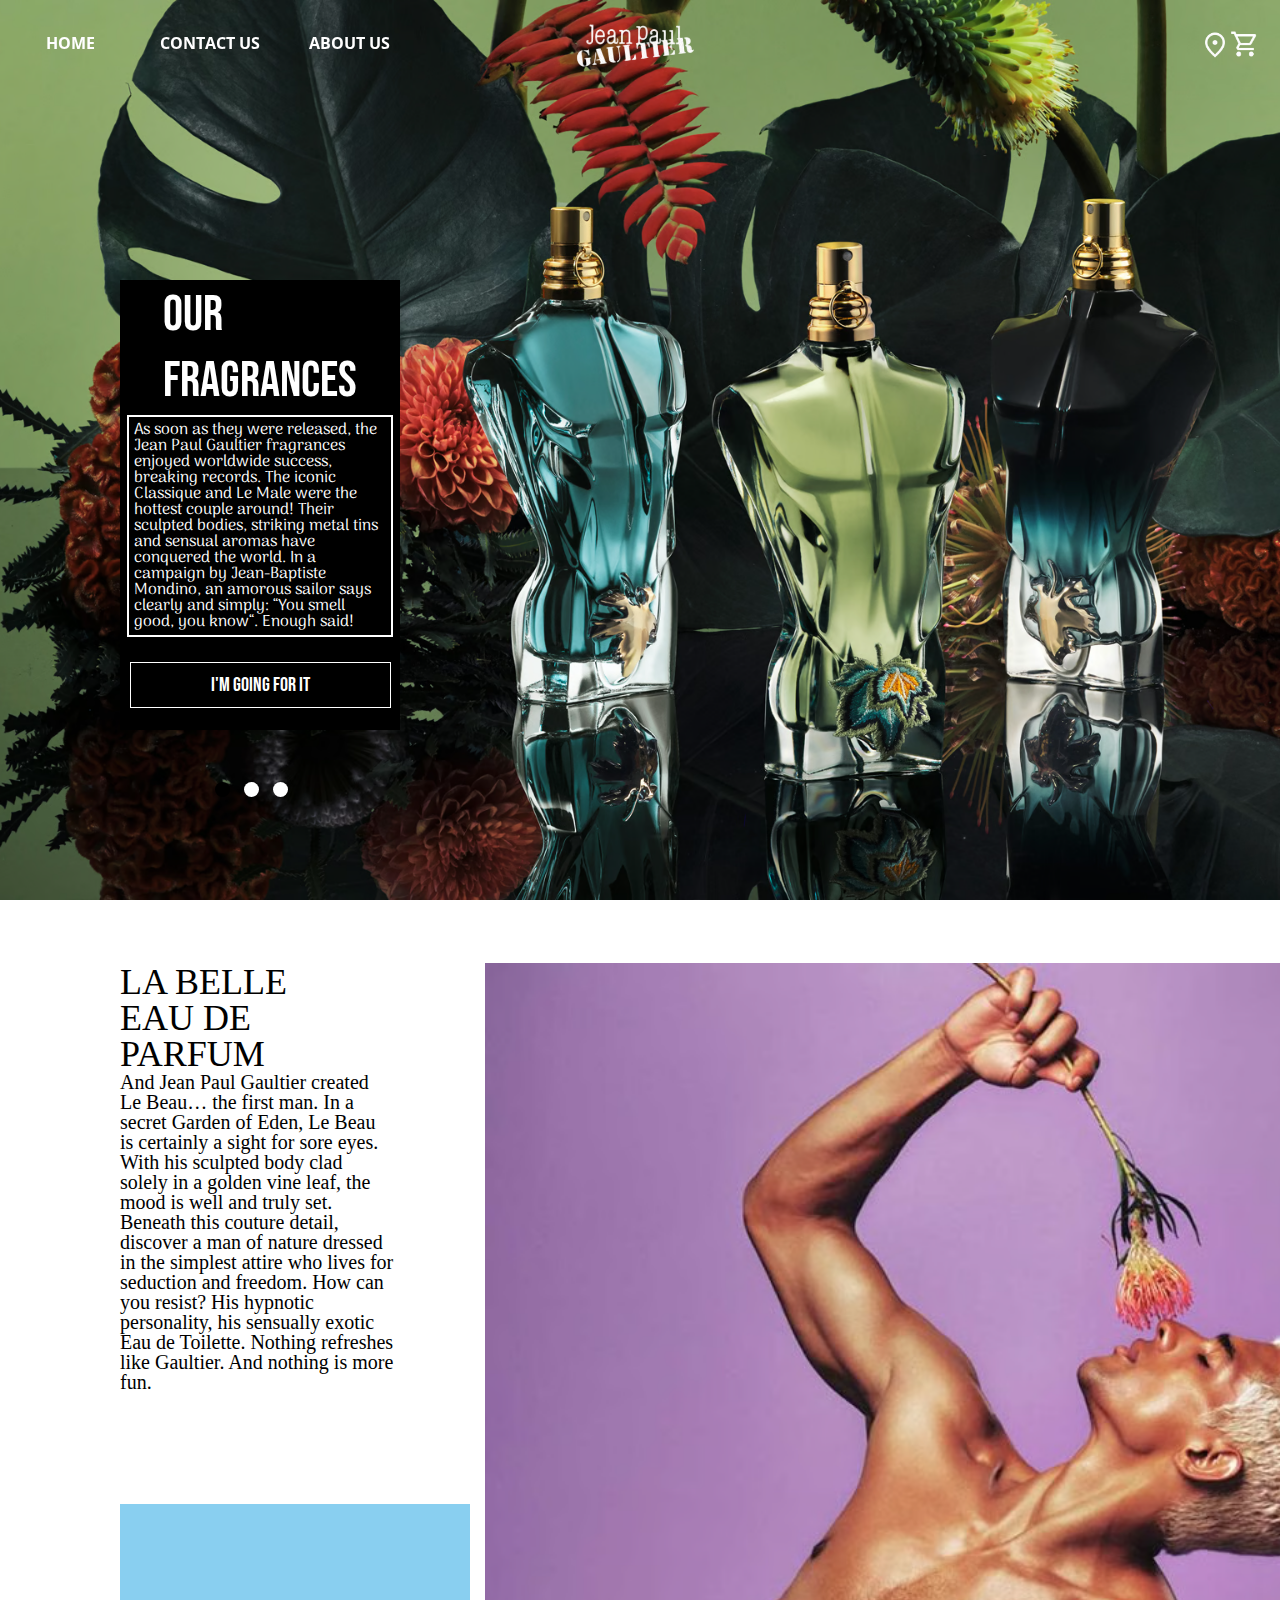
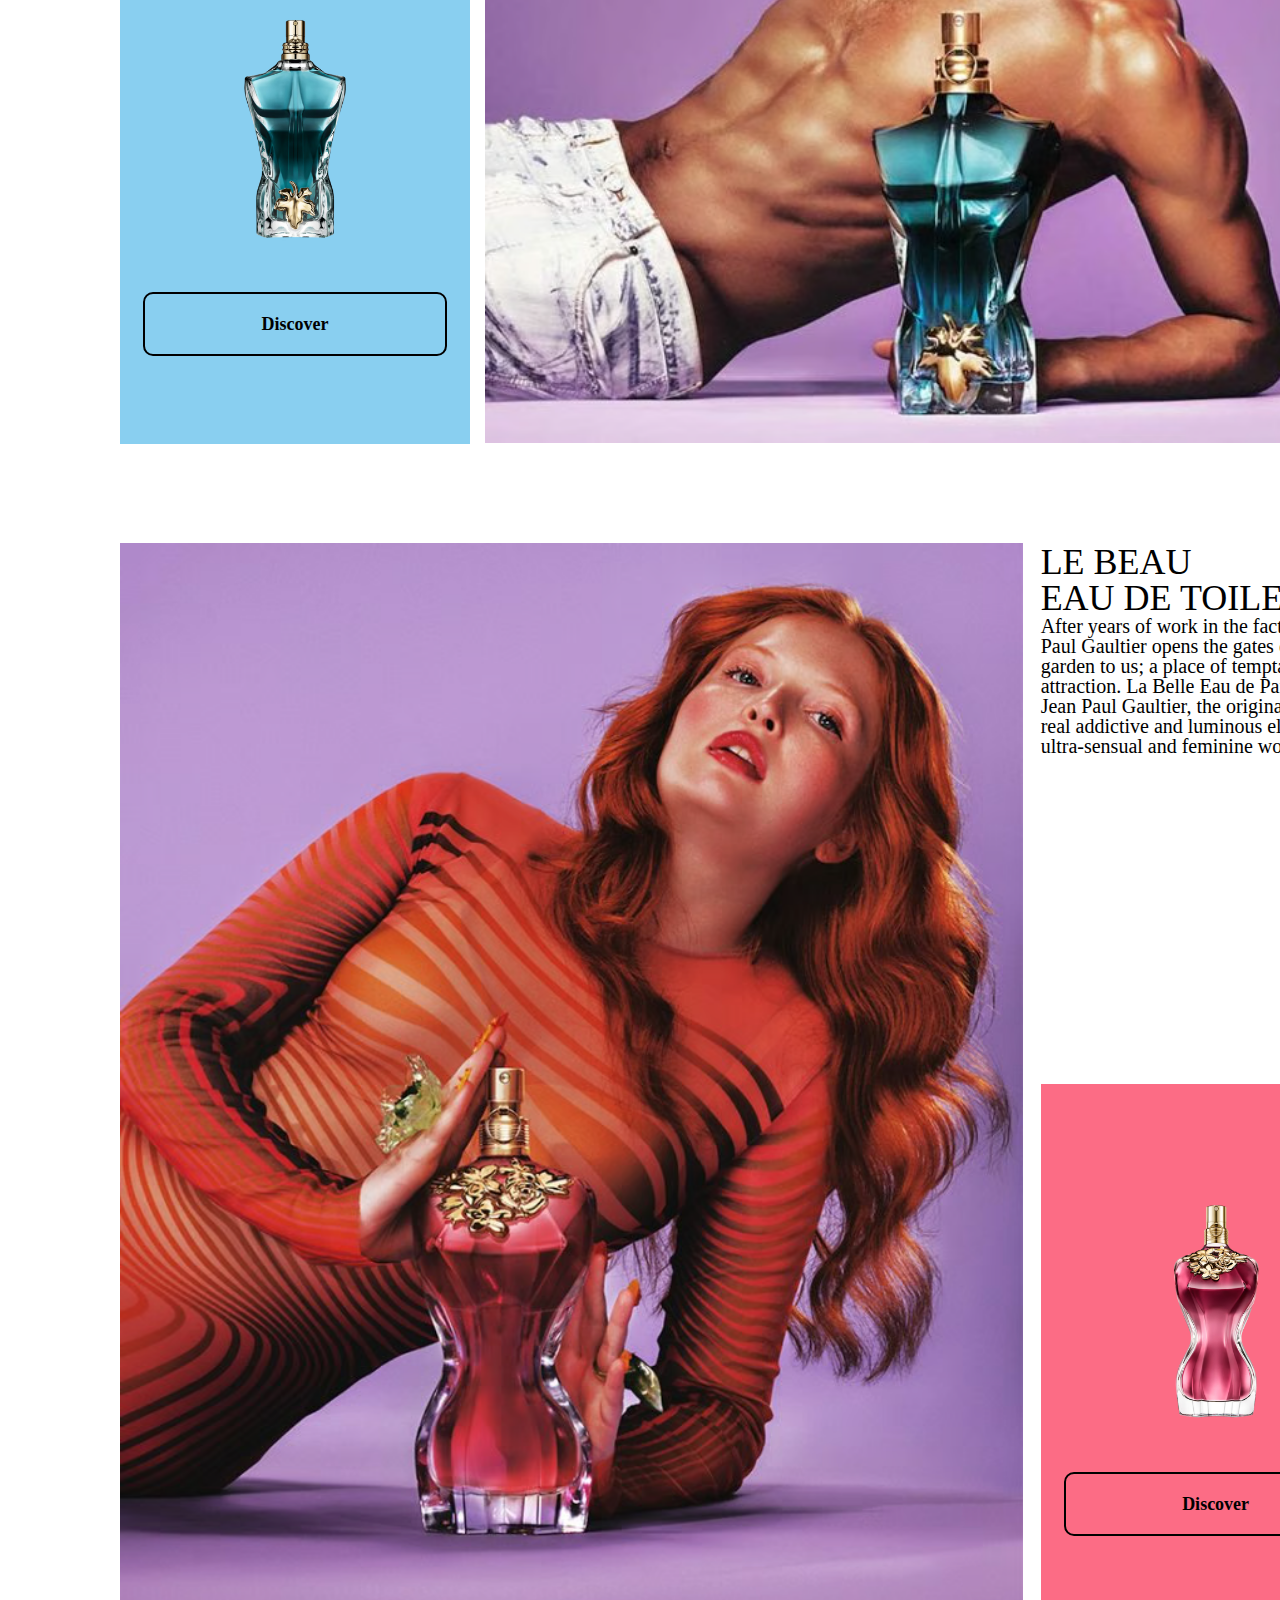
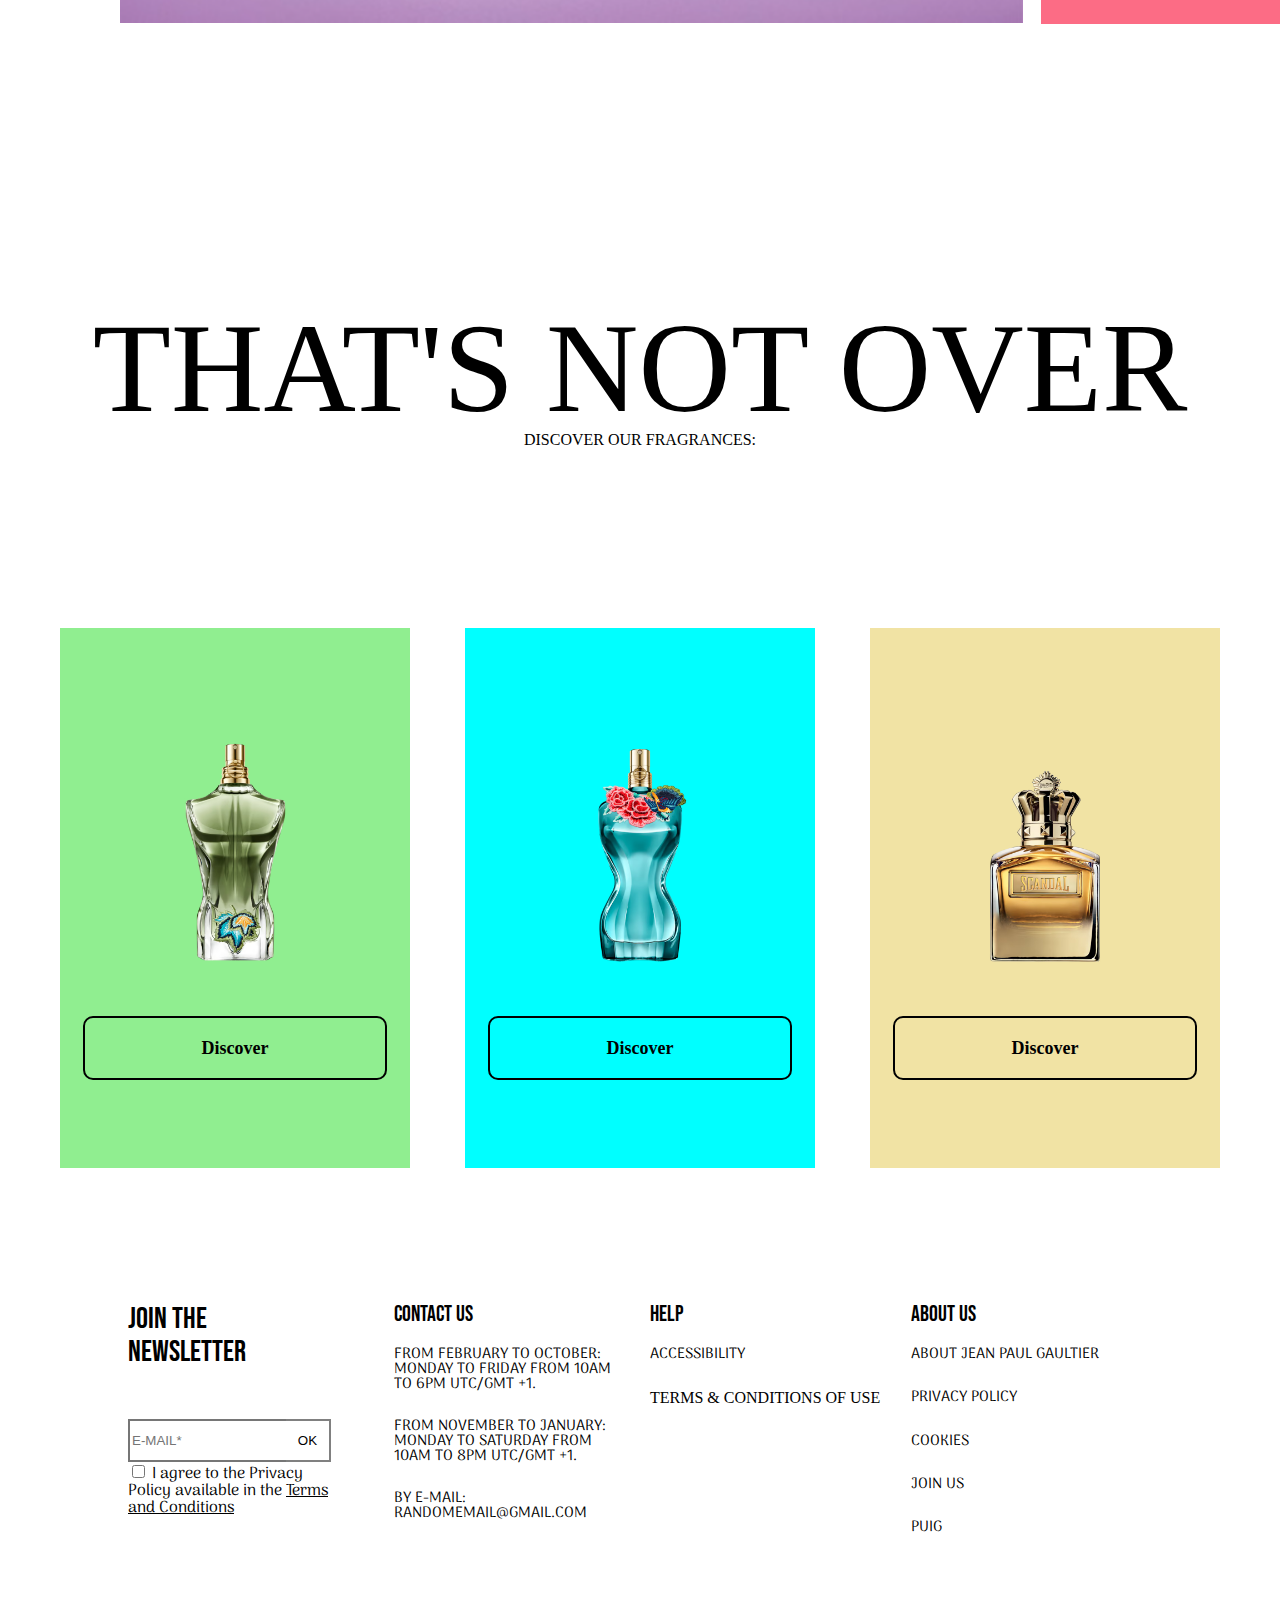
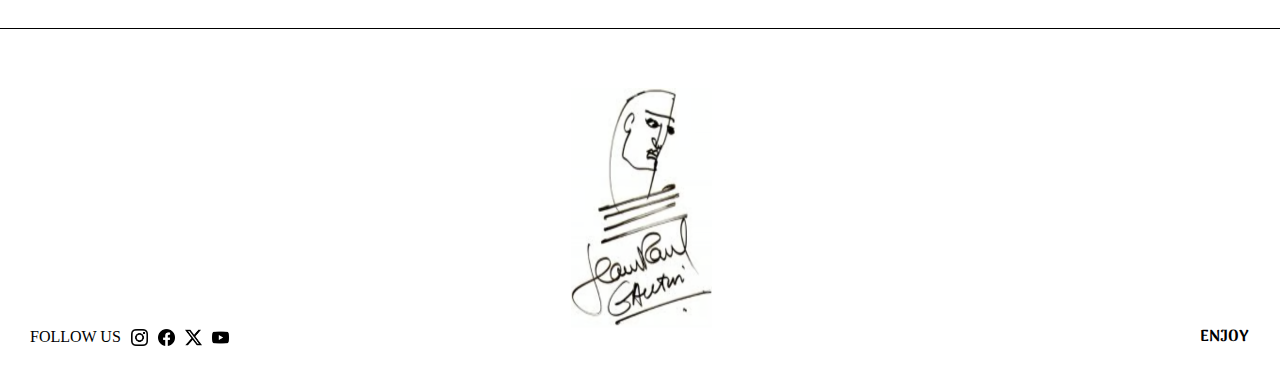
<file: Final_Project/index.html>
<!doctype html>
<html lang="en">
  
<head>


    <!--Members:
        Joao Pedro Schneidr Perondi, 200586154
        Sumit Dhawan, 2005596156-->
    
    <!--Meta datas-->
    <meta charset="utf-8">
    <meta name="viewport" content="width=device-width, initial-scale=1">
    <meta name="description" content="Perfume website-Main">
    <title>Final project</title>
    <meta name="robots" content="noindex, nofollow">
    <link rel="preconnect" href="https://fonts.googleapis.com">
    <link rel="preconnect" href="https://fonts.gstatic.com" crossorigin>
    <link href="https://fonts.googleapis.com/css2?family=Arima:wght@100..700&family=Bebas+Neue&family=Open+Sans:ital,wght@0,300..800;1,300..800&display=swap" rel="stylesheet">
    <!--Fonts-->
    <link rel="stylesheet" href="./CSS/style.css">
    <link rel="stylesheet" href="./CSS/reset.css">
</head>

<body>

    <!--My header containing the slide show-->
<header id="SlideShow">
 
    <!--Adding my global header-->
<div id="GlobalHeader"></div>
    
    <!--div contaiining my slides-->
    <div class="slides">
        <div class="slide"></div>
        
        <div class="slide"></div>    
        
        <div class="slide"></div>
        
        <div class="blocks">
            <!--Block containing my masthead text-->
            <div class="block2">
                <div>
                    <div>
                        <p>OUR</p><br>
                        <p>FRAGRANCES</p>
                    </div>
                </div>
                <div>
                    <div>
                        <p>As soon as they were released, the Jean Paul Gaultier fragrances enjoyed worldwide success, breaking records. The iconic Classique and Le Male were the hottest couple around! Their sculpted bodies, striking metal tins and sensual aromas have conquered the world. In a campaign by Jean-Baptiste Mondino, an amorous sailor says clearly and simply: “You smell good, you know“. Enough said!</p>
                    </div>
                </div>
                <div>
                    <button>I'M GOING FOR IT</button>
                </div>
            </div>
        </div>
        <!--Dots to change slides-->
        <div class="dot_container">    
            <span class="dot"></span>
            <span class="dot"></span>
            <span class="dot"></span>
        </div>
    </div>
    
</header>
<!--Adding my Main-->
<div id="Main"></div>
<!--Adding the global footer-->
<div id="GlobalFooter"></div>
<!---Adding java-->
<script src="JS/java.js"></script>
</body>
</file>
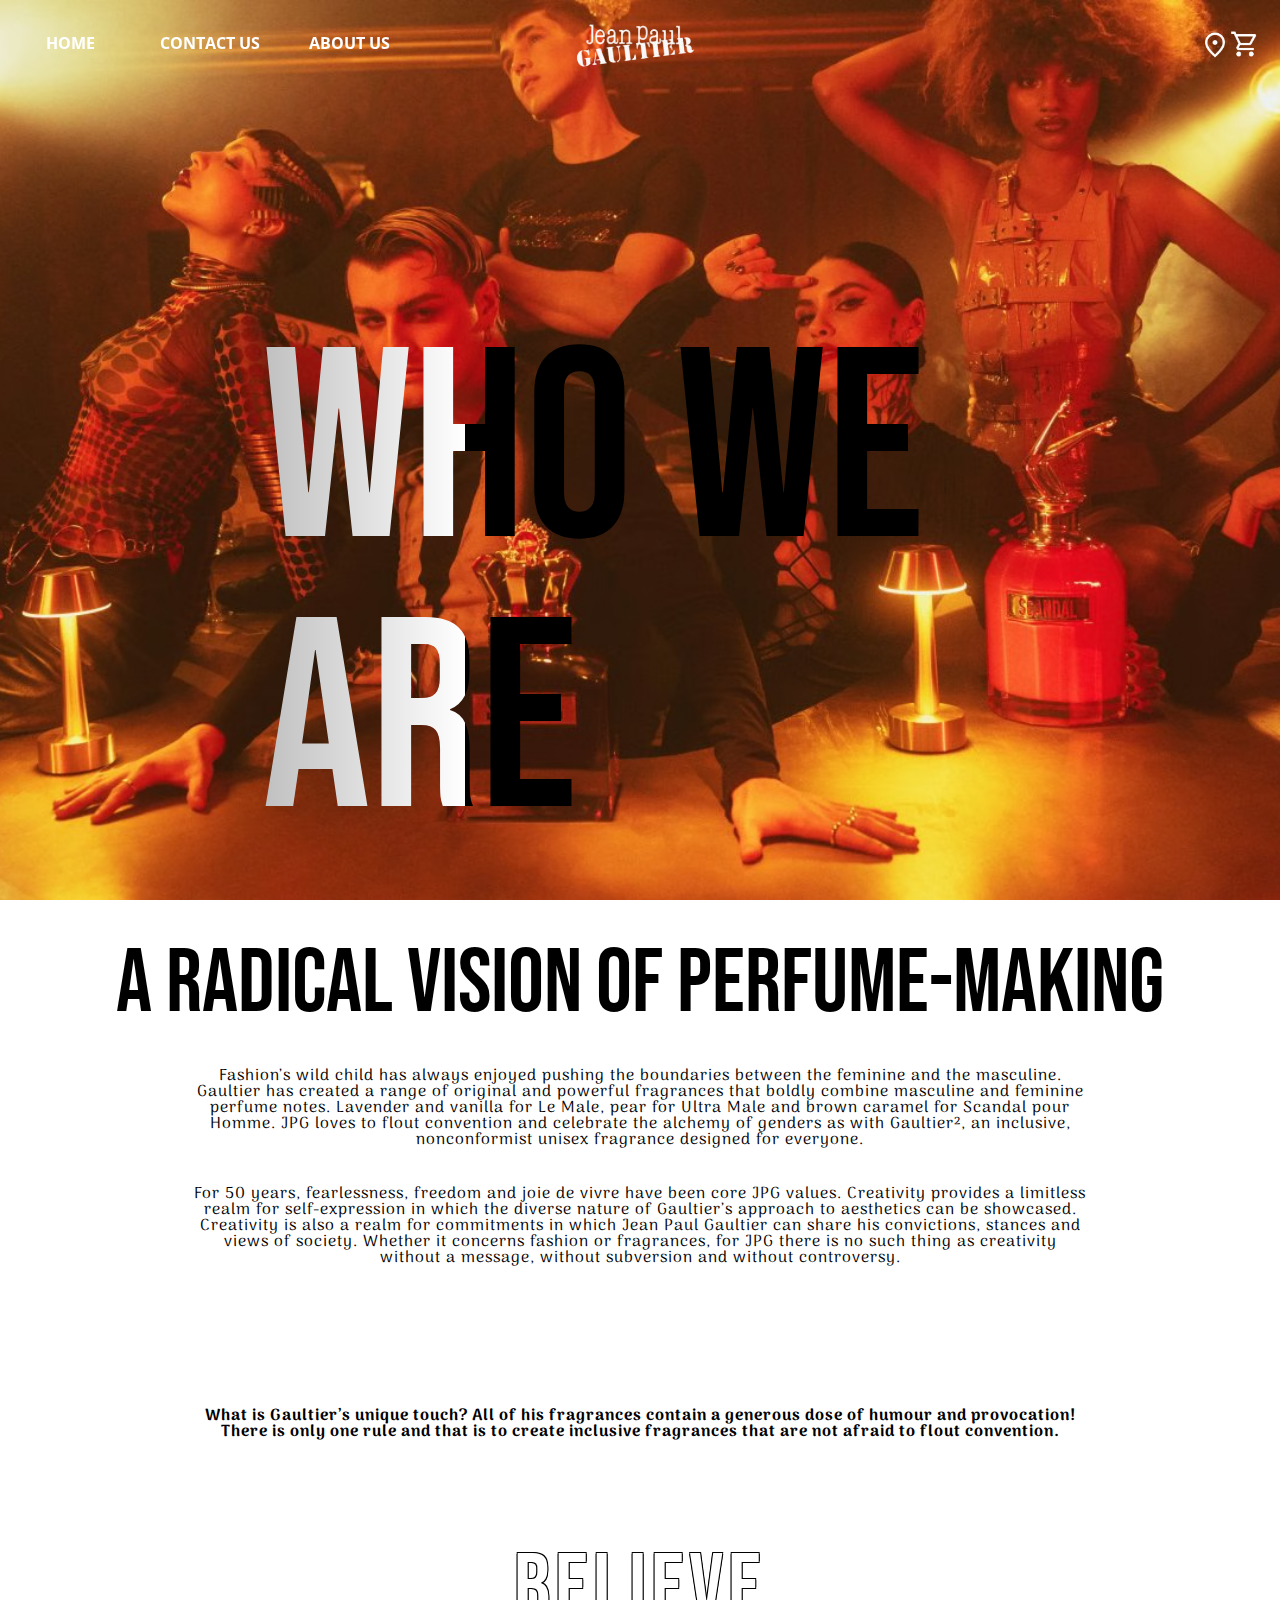
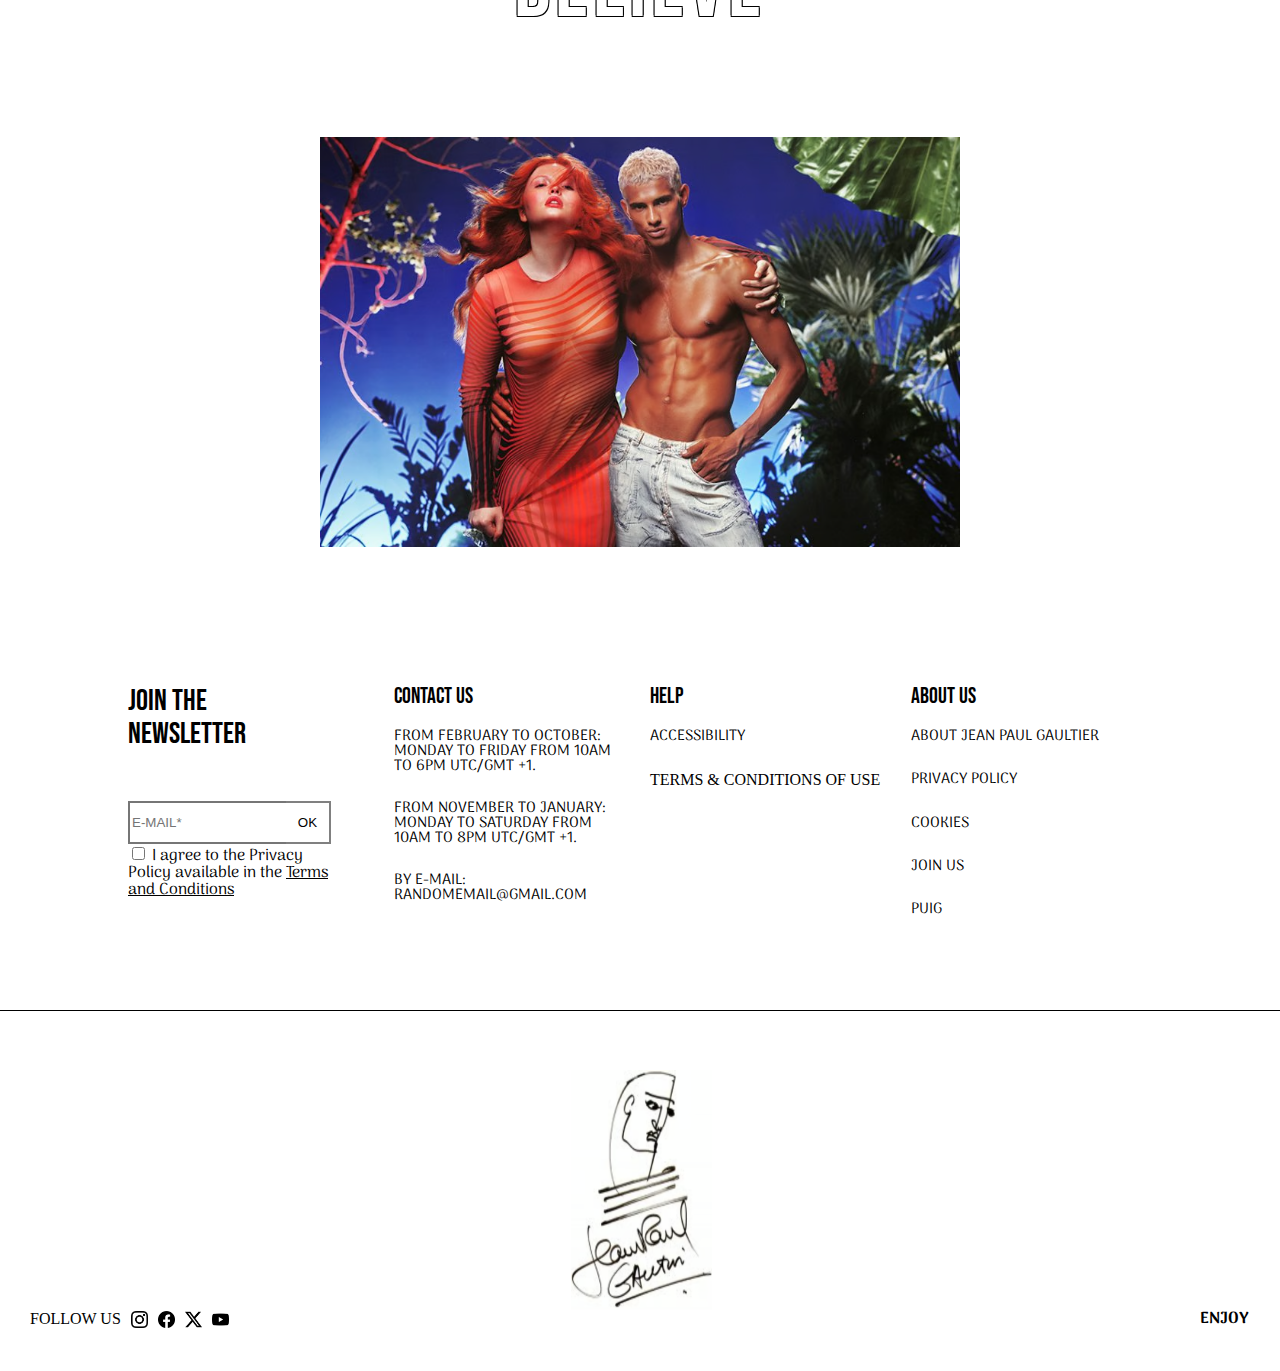
<file: Final_Project/aboutUs.html>
<!doctype html>
<html lang="en">
  
<head>
    <!--Meta datas-->
    <meta charset="utf-8">
    <meta name="viewport" content="width=device-width, initial-scale=1">
    <meta name="description" content="Perfume website-About us">
    <title>Final project</title>
    <meta name="robots" content="noindex, nofollow">
    <link rel="preconnect" href="https://fonts.googleapis.com">
    <link rel="preconnect" href="https://fonts.gstatic.com" crossorigin>
    <link href="https://fonts.googleapis.com/css2?family=Arima:wght@100..700&family=Bebas+Neue&family=Open+Sans:ital,wght@0,300..800;1,300..800&display=swap" rel="stylesheet">
    
    <link rel="stylesheet" href="./CSS/style.css">
    <link rel="stylesheet" href="./CSS/reset.css">
</head>


<body>
    <!--Adding global header-->
    <div id="GlobalHeader"></div>
<!--About us masthead-->
<div id="AboutUS_Mast">
    <h1>Who we are</h1>
</div>

<main>
    <!--Div containing the main text of the page-->
    <section id="ContactUSblock">
        <div>
            <h2>A RADICAL VISION OF PERFUME-MAKING</h2>
            <h3>Fashion’s wild child has always enjoyed pushing the boundaries between the feminine and the masculine. Gaultier has created a range of original and powerful fragrances that boldly combine masculine and feminine perfume notes. Lavender and vanilla for Le Male, pear for Ultra Male and brown caramel for Scandal pour Homme. JPG loves to flout convention and celebrate the alchemy of genders as with Gaultier², an inclusive, nonconformist unisex fragrance designed for everyone.</h3>
            <h4>For 50 years, fearlessness, freedom and joie de vivre have been core JPG values. Creativity provides a limitless realm for self-expression in which the diverse nature of Gaultier’s approach to aesthetics can be showcased. Creativity is also a realm for commitments in which Jean Paul Gaultier can share his convictions, stances and views of society. Whether it concerns fashion or fragrances, for JPG there is no such thing as creativity without a message, without subversion and without controversy. </h4>

        </div>
        <div>
            <h5>What is Gaultier’s unique touch? All of his fragrances contain a generous dose of humour and provocation! 
                There is only one rule and that is to create inclusive fragrances that are not afraid to flout convention.</h5>            <h6>BELIEVE</h6>
            <img src="./IMG/AboutUSimg3.avif" alt="AboutUs_Image3">
        </div>
    </section>
</main>
    <!--Adding global footer-->
    <div id="GlobalFooter"></div>
    <!--Adding JS-->
<script src="JS/java.js"></script>
</body>

</html>
</file>
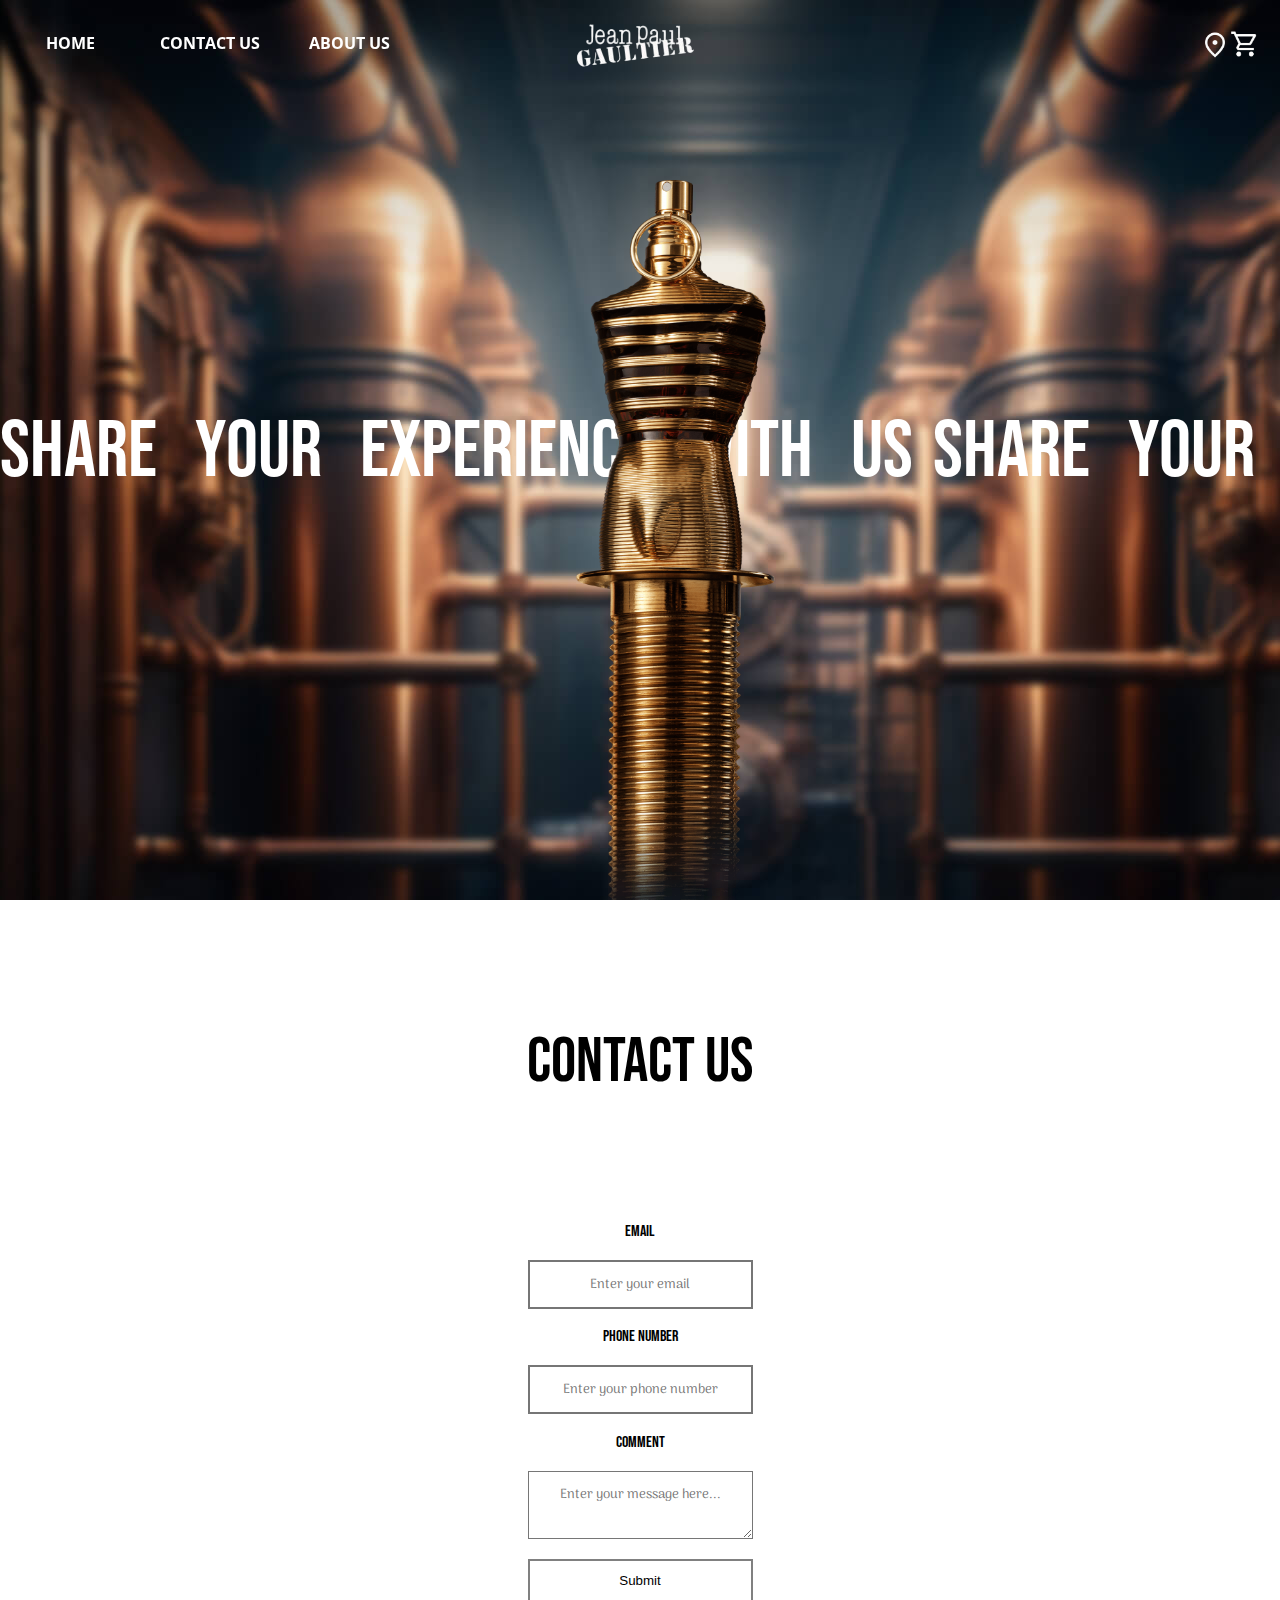
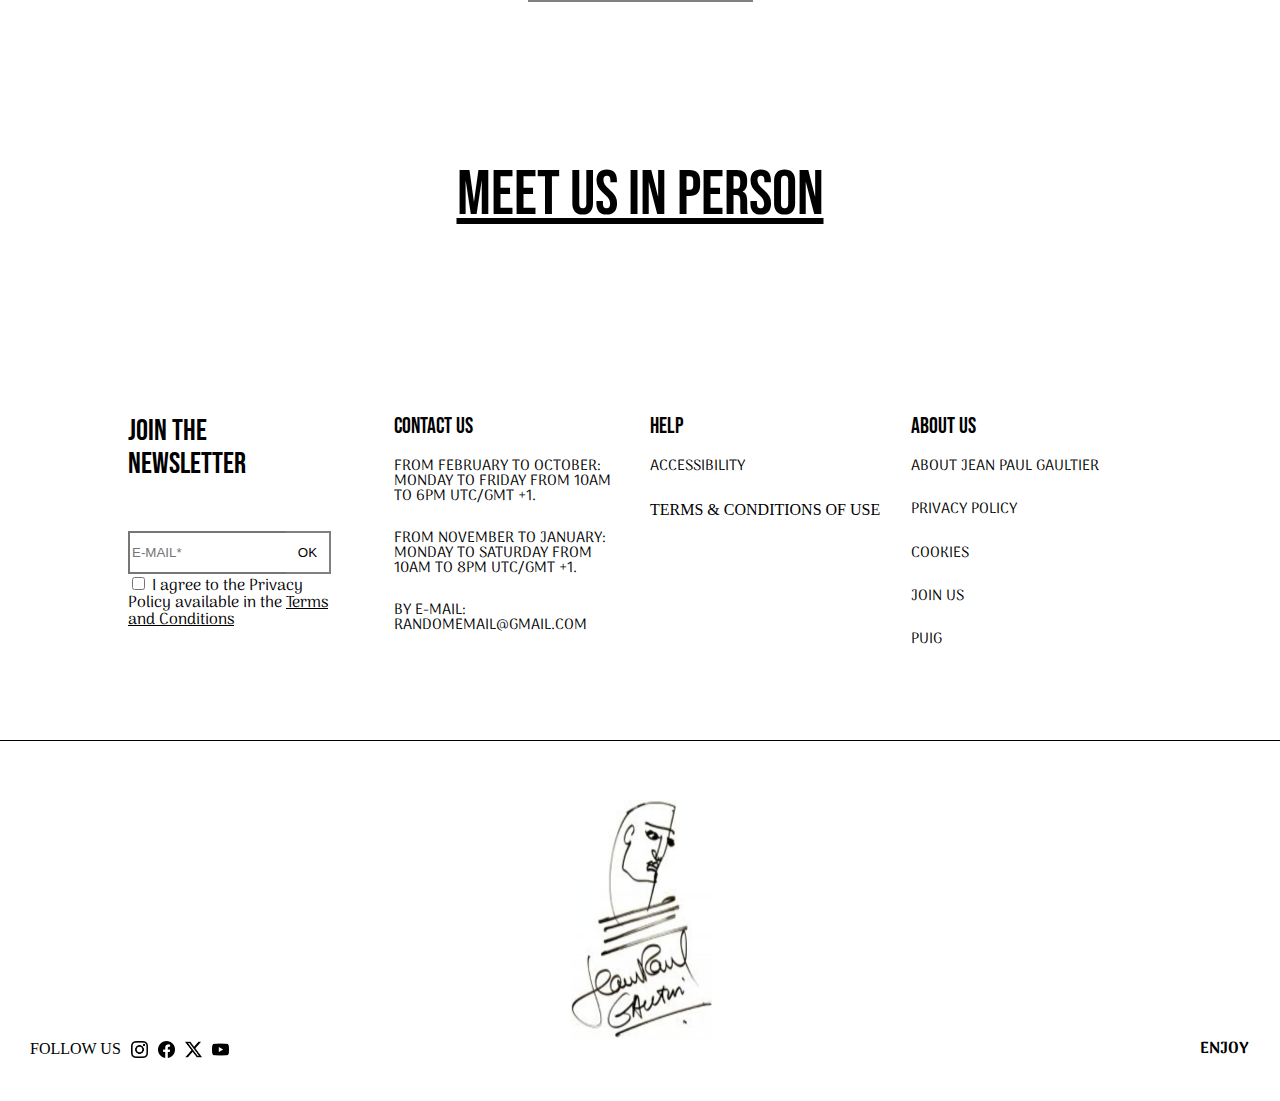
<file: Final_Project/ContactUs.html>
<!doctype html>
<html lang="en">
  
<head>
    <!--Meta datas-->
    <meta charset="utf-8">
    <meta name="viewport" content="width=device-width, initial-scale=1">
    <meta name="description" content="Perfume website-About us">
    <title>Final project</title>
    <meta name="robots" content="noindex, nofollow">
    <link rel="preconnect" href="https://fonts.googleapis.com">
    <link rel="preconnect" href="https://fonts.gstatic.com" crossorigin>
    <link href="https://fonts.googleapis.com/css2?family=Arima:wght@100..700&family=Bebas+Neue&family=Open+Sans:ital,wght@0,300..800;1,300..800&display=swap" rel="stylesheet">
    
    <link rel="stylesheet" href="./CSS/style.css">
    <link rel="stylesheet" href="./CSS/reset.css">
</head>


<body>

    <!--Adding global header-->
<div id="GlobalHeader"></div>

<!--Contact us masthead-->
<div id="ContactMast">
    <!--Container for my looping text-->
    <div id="textContainer">
        <!--text being looped-->
        <div class="LoopingText">
            <span>SHARE</span>
            <span>YOUR</span>
            <span>EXPERIENCE</span>
            <span>WITH</span>
            <span>US</span>
        </div>
        <div class="LoopingText">
            <span>SHARE</span>
            <span>YOUR</span>
            <span>EXPERIENCE</span>
            <span>WITH</span>
            <span>US</span>
        </div>
    </div>
    <img src="./IMG/ContactPerfume.png" alt="Perfume">
</div>

<main>
    <div id="ContactMain">
        <div>
            <h2>CONTACT US</h2>
        </div>
        <div>
            <!--Contact us form-->
            <form class="contact-form">
                <label id="Cemail" for="Cemail2">Email</label>
                <input type="email" id="Cemail2" name="email" placeholder="Enter your email" required>
        
                <label id="Cphone" for="Cphone2">Phone Number</label>
                <input type="tel" id="Cphone2" name="phone" placeholder="Enter your phone number" required>
        
                <label id="Ccomment" for="Ccomment2">Comment</label>
                <textarea id="Ccomment2" name="comment" placeholder="Enter your message here..." required></textarea>
        
                <button type="submit" id="Csubmit2">Submit</button>
            </form>
        </div>
        <div>
            <!--Anchor to google maps-->
            <h3><a href="https://www.google.com/maps/place/Georgian+College/@44.4128506,-79.6693132,17z/data=!3m1!5s0x882aa372366bb6a5:0xaf35d738add2f7cd!4m10!1m2!2m1!1sgeorgian+college!3m6!1s0x882aa3723e3232f1:0xe6be031a81155c65!8m2!3d44.4123128!4d-79.6691095!15sChBnZW9yZ2lhbiBjb2xsZWdlkgEHY29sbGVnZeABAA!16zL20vMDRobWp5?entry=ttu&g_ep=EgoyMDI0MTEyNC4xIKXMDSoASAFQAw%3D%3D">MEET US IN PERSON</a></h3>
        </div>
    </div>
</main>

<!--Adding global footer-->
<div id="GlobalFooter"></div>


<!--Adding JS-->
<script src="JS/java.js"></script>
</body>

</html>
</file>
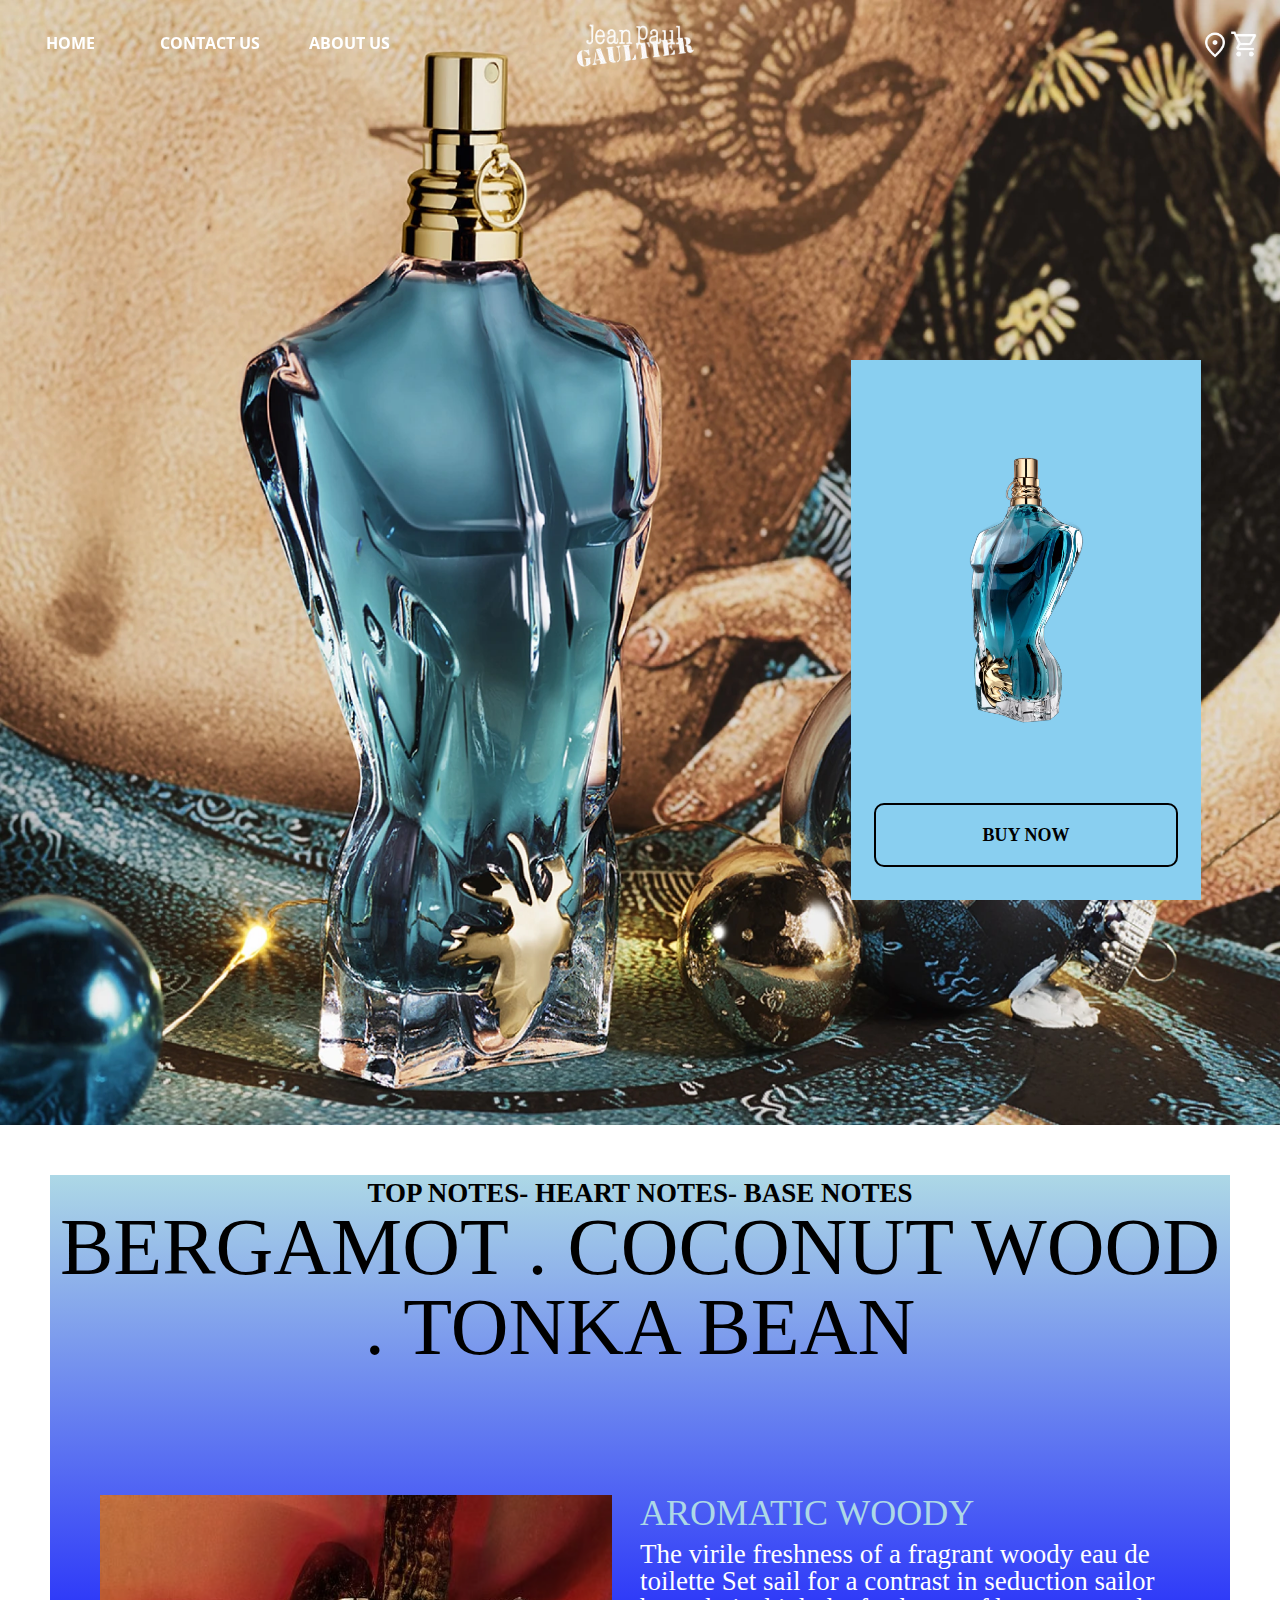
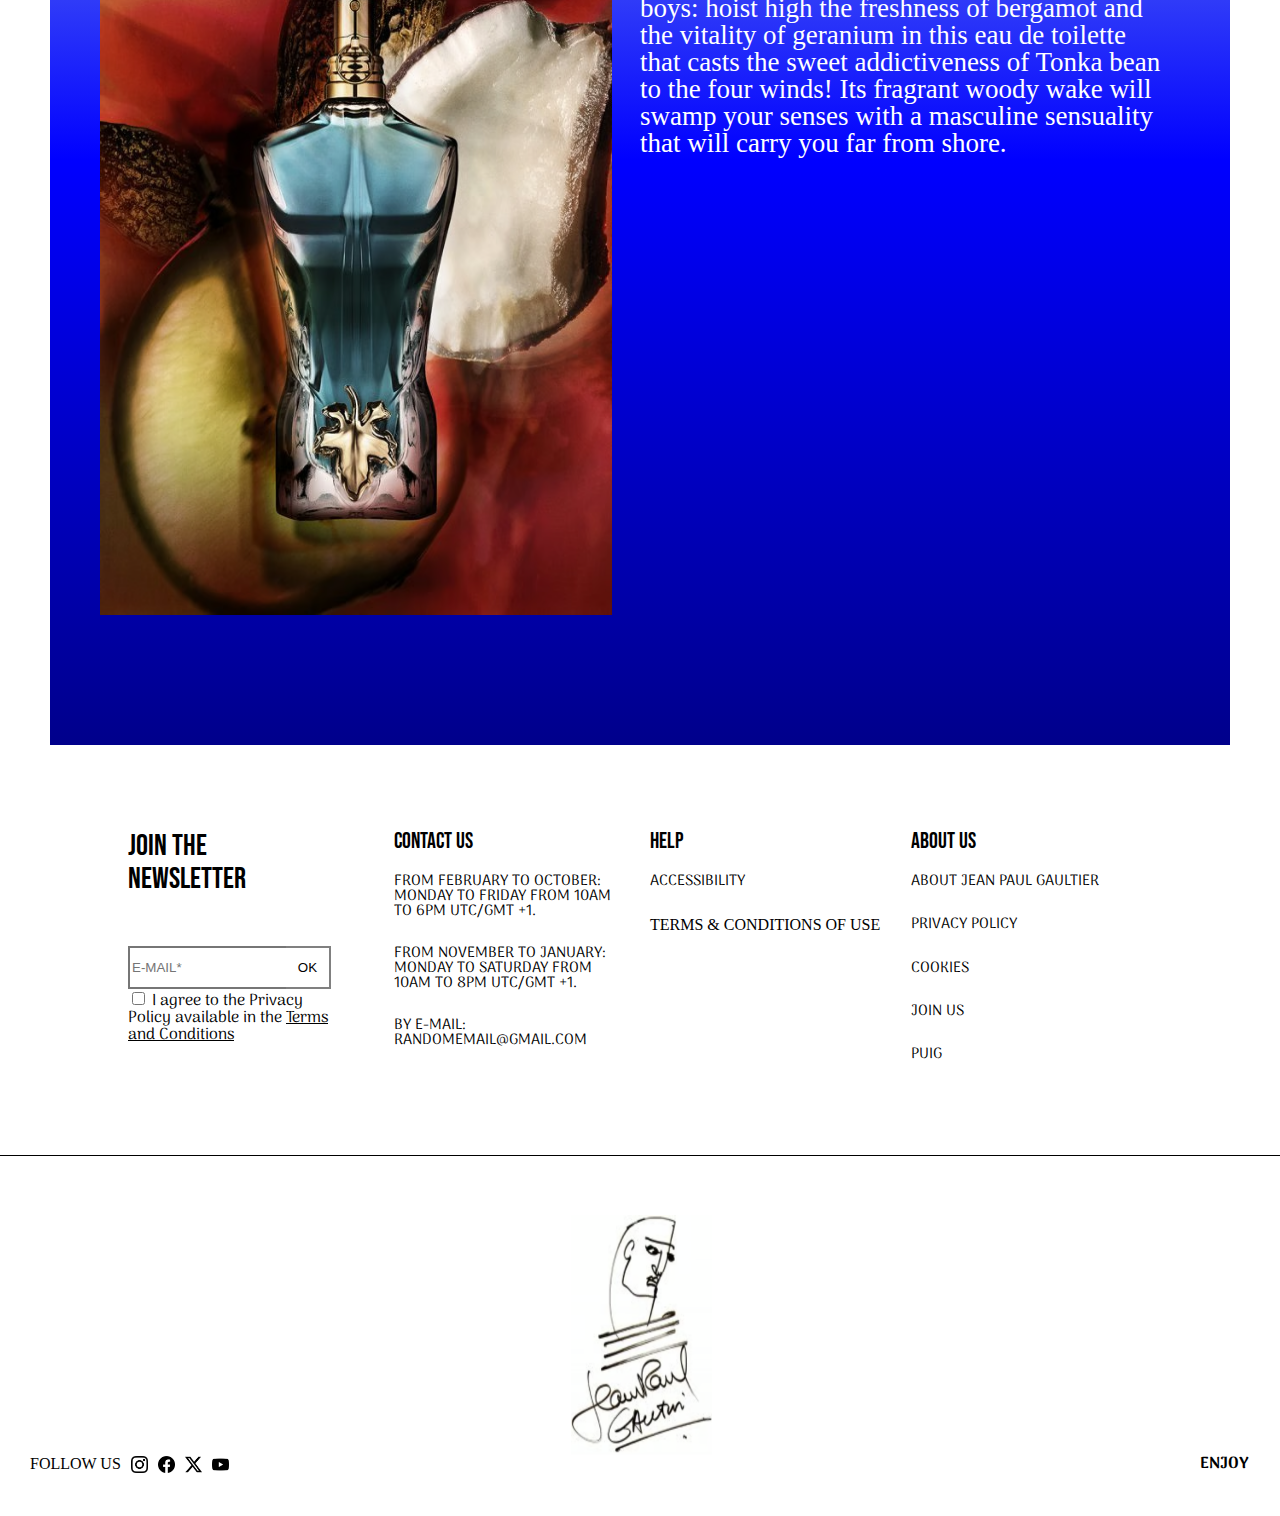
<file: Final_Project/Product1.html>
<!doctype html>
<html lang="en">

<head>
    <!--Meta datas-->
    <meta charset="utf-8">
    <meta name="viewport" content="width=device-width, initial-scale=1">
    <meta name="description" content="Perfume website-Product 1">
    <title>Final project</title>
    <meta name="robots" content="noindex, nofollow">
    <link rel="preconnect" href="https://fonts.googleapis.com">
    <link rel="preconnect" href="https://fonts.gstatic.com" crossorigin>
    <link href="https://fonts.googleapis.com/css2?family=Arima:wght@100..700&family=Bebas+Neue&family=Open+Sans:ital,wght@0,300..800;1,300..800&display=swap" rel="stylesheet">

    <link rel="stylesheet" href="./CSS/style.css">
    <link rel="stylesheet" href="./CSS/reset.css">
</head>


<body>
<!--adding global header-->
<div id="GlobalHeader"></div>
<!--Masthead-->
<div class="masthead-p">
    <img class="mast-p-img" src="./IMG/product1-masthead.webp" alt="product1">
    <div class="mast-p-pr">
        <div class="p1-pr">
            <!--Product video-->
            <video class="vid-p1" autoplay muted loop>
                <source src="./IMG/p1-vid-pr.webm" type="video/mp4">
            </video>
            <div>
                <!--Buy button-->
                <a href="Product1.html" class="discover-button">BUY NOW</a>
            </div>
        </div>
    </div>
</div>
<!--Main-->
<main class="product-page">
    <div class="Headings-p">
        <p>TOP NOTES- HEART NOTES- BASE NOTES</p>
        <h1>BERGAMOT . COCONUT WOOD . TONKA BEAN</h1>
    </div>
    <div class="p-page">
        <!--Side product-->
        <div>
            <img class="p1-side-product1" src="./IMG/p1-side-product1.avif" alt="p1">
        </div>
        <div>
            <h1>AROMATIC WOODY</h1>
            <p>The virile freshness of a fragrant woody eau de toilette Set sail for a contrast in seduction sailor boys: hoist high the freshness of bergamot and the vitality of geranium in this eau de toilette that casts the sweet addictiveness of Tonka bean to the four winds! Its fragrant woody wake will swamp your senses with a masculine sensuality that will carry you far from shore.</p>
        </div>
    </div>
</main>
<!--Adding global footer-->
<div id="GlobalFooter"></div>
<!--Adding java-->
<script src="JS/java.js"></script>
</body>
</file>
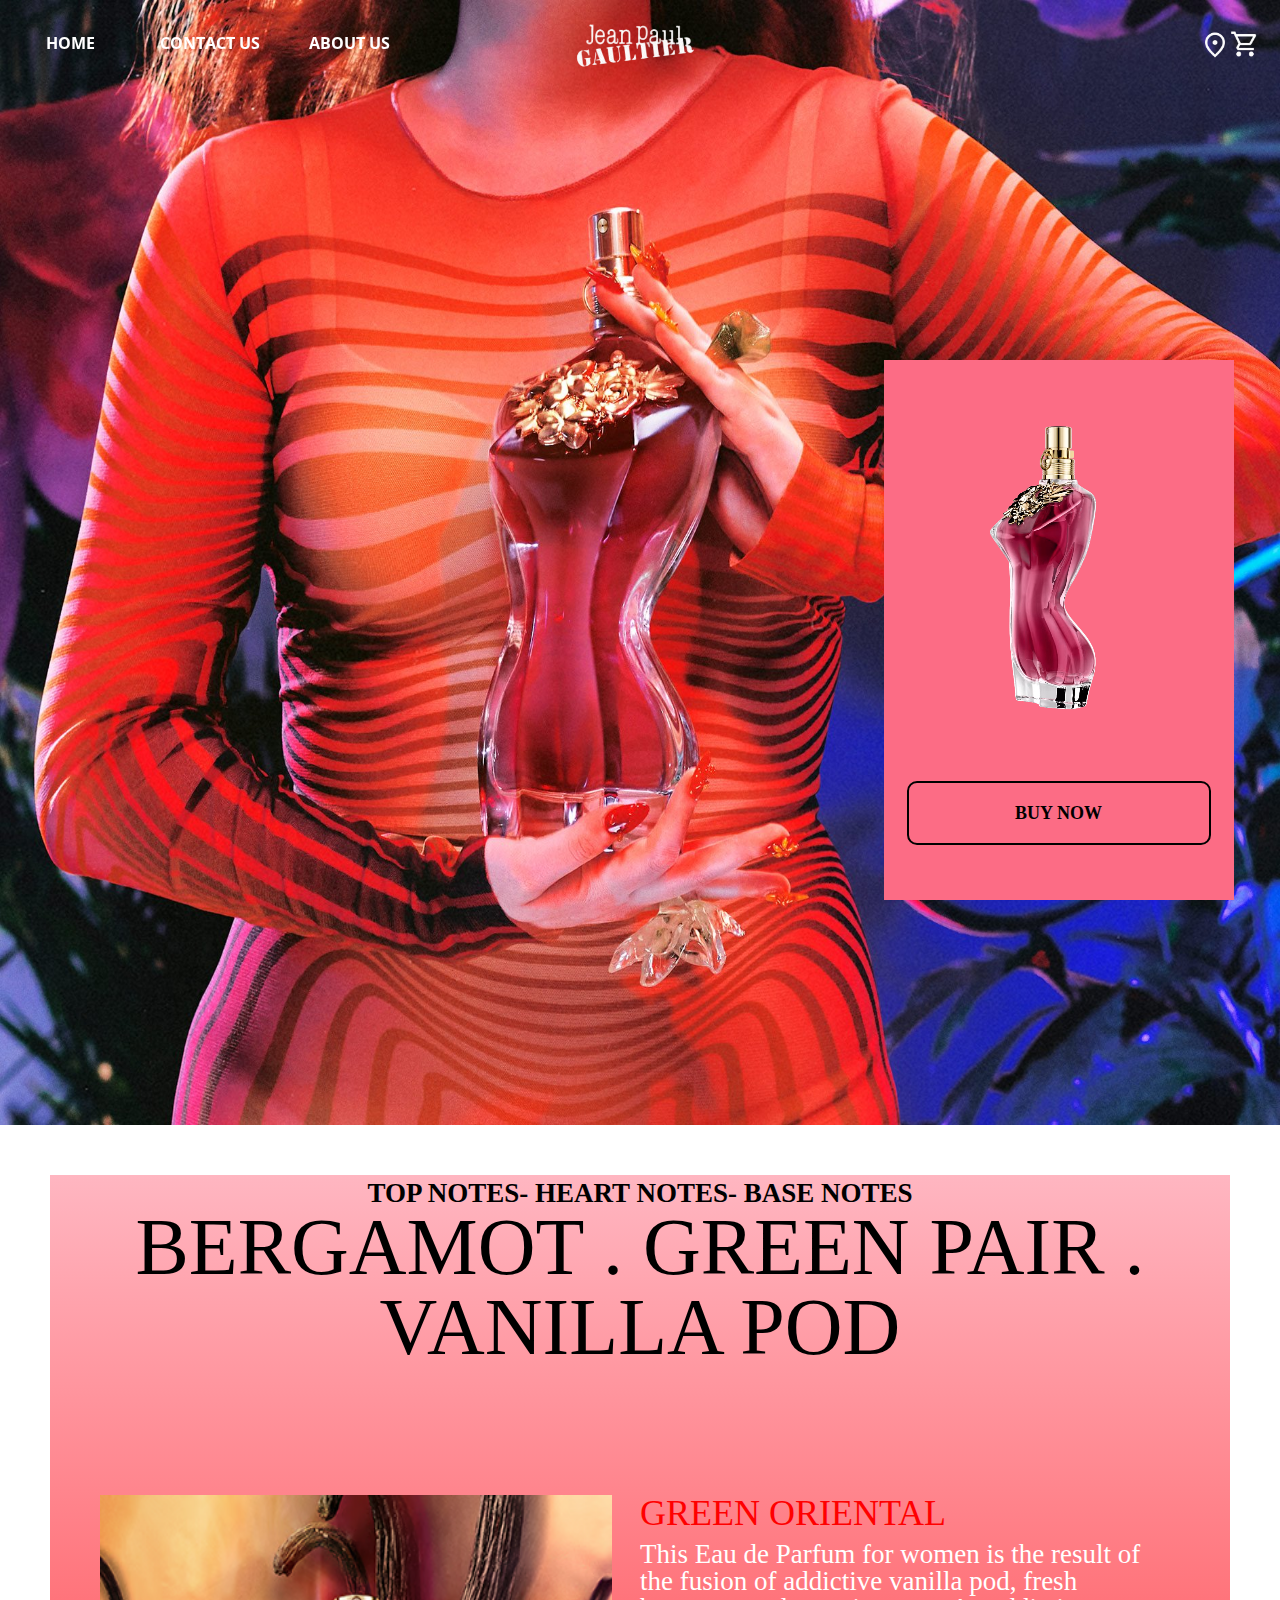
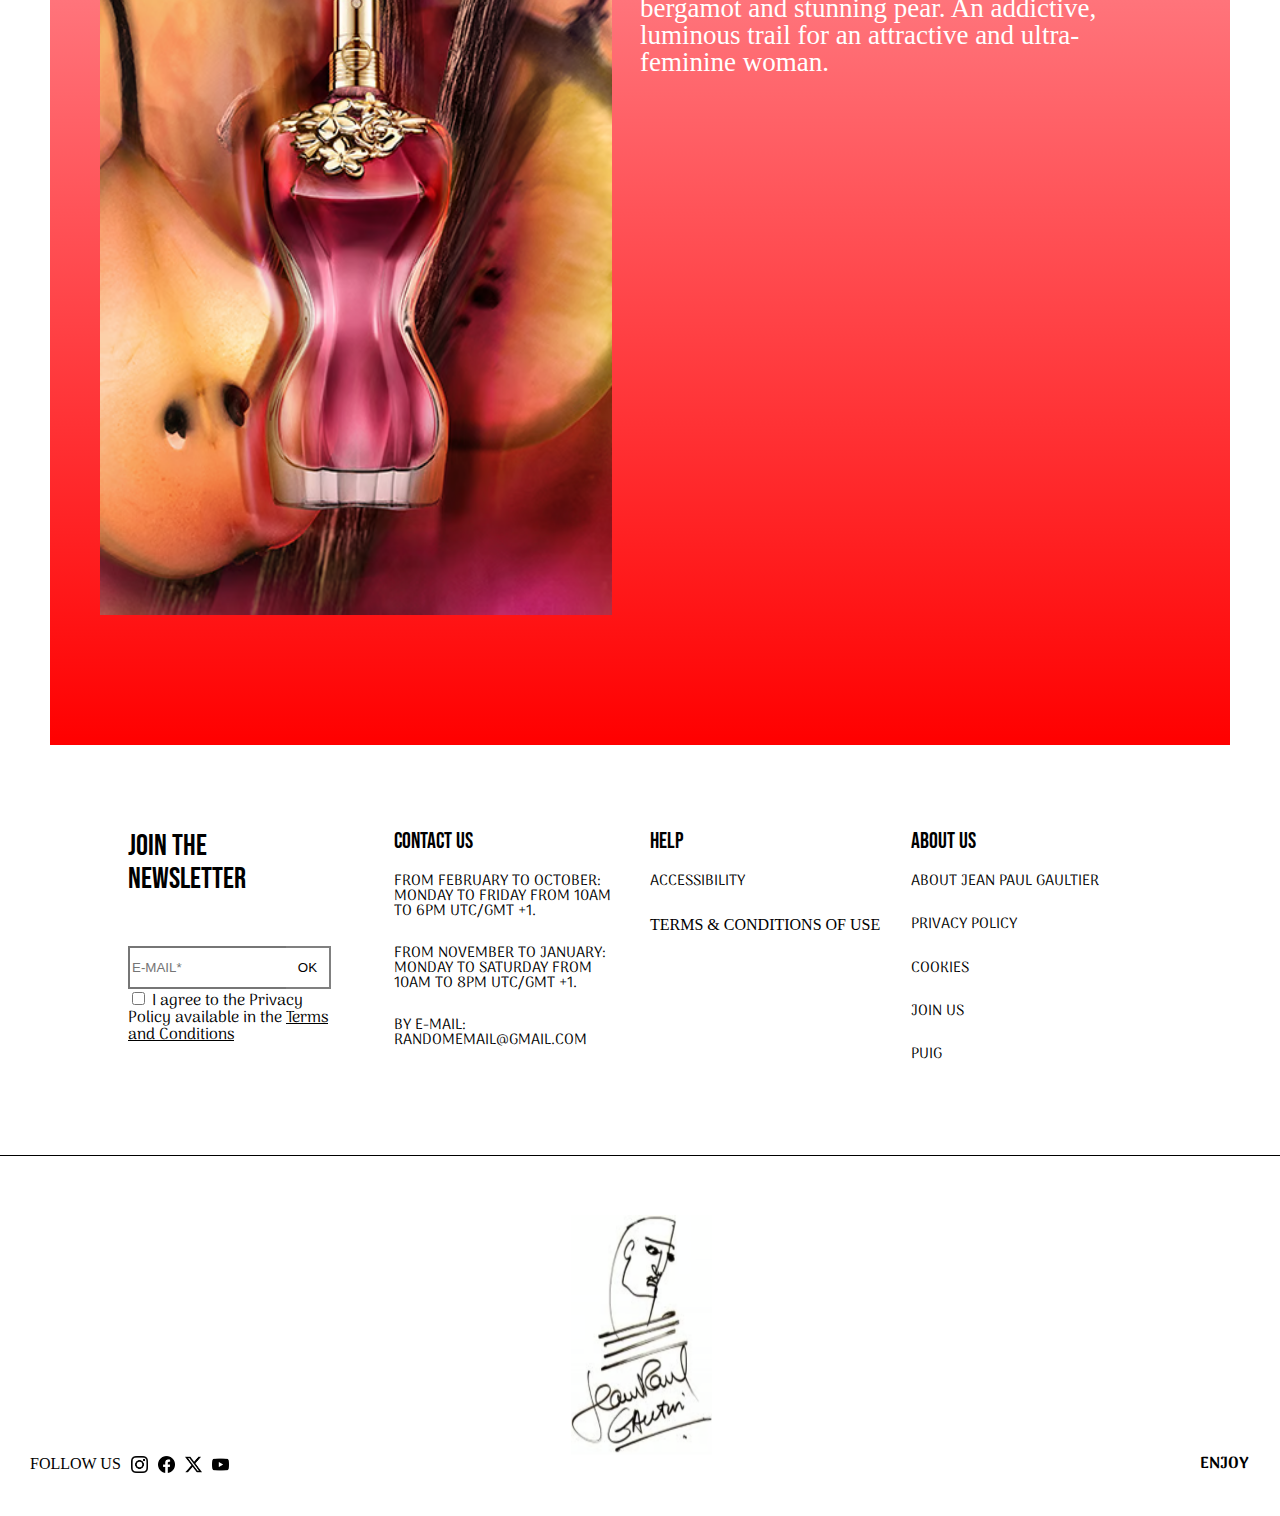
<file: Final_Project/product2.html>
<!doctype html>
<html lang="en">

<head>
    <!--Meta datas-->
    <meta charset="utf-8">
    <meta name="viewport" content="width=device-width, initial-scale=1">
    <meta name="description" content="Perfume website-Product 2">
    <title>Final project</title>
    <meta name="robots" content="noindex, nofollow">
    <link rel="preconnect" href="https://fonts.googleapis.com">
    <link rel="preconnect" href="https://fonts.gstatic.com" crossorigin>
    <link href="https://fonts.googleapis.com/css2?family=Arima:wght@100..700&family=Bebas+Neue&family=Open+Sans:ital,wght@0,300..800;1,300..800&display=swap" rel="stylesheet">

    <link rel="stylesheet" href="./CSS/style.css">
    <link rel="stylesheet" href="./CSS/reset.css">
</head>


<body>
<!--adding global header-->
<div id="GlobalHeader"></div>
<!--Masthead-->
<div class="masthead-p">
    <img class="mast-p-img" src="./IMG/Product2IMG.jpg" alt="product2">
    <div class="mast-p-pr">
        <div class="p2-pr">
             <!--Product video-->
            <video class="vid-p2" autoplay muted loop>
                <source src="./IMG/P2MainVideo.webm" type="video/mp4">
            </video>
            <div>
                <!--Buy button-->
                <a href="product2.html" class="discover-button">BUY NOW</a>
            </div>
        </div>
    </div>
</div>
<!--Main-->
<main class="product-page2">
    <div class="Headings-p">
        <p>TOP NOTES- HEART NOTES- BASE NOTES</p>
        <h1>BERGAMOT . GREEN PAIR . VANILLA POD</h1>
    </div>
    <div class="p-page2">
        <div>
            <!--Side product-->
            <img class="p1-side-product1" src="./IMG/p2-side-product2.avif" alt="p2">
        </div>
        <div>
            <h1>GREEN ORIENTAL</h1>
            <p>This Eau de Parfum for women is the result of the fusion of addictive vanilla pod, fresh bergamot and stunning pear. An addictive, luminous trail for an attractive and ultra-feminine woman.</p>
        </div>
    </div>
</main>
<!--Adding global footer-->
<div id="GlobalFooter"></div>
<!--Adding java-->
<script src="JS/java.js"></script>
</body>
</file>
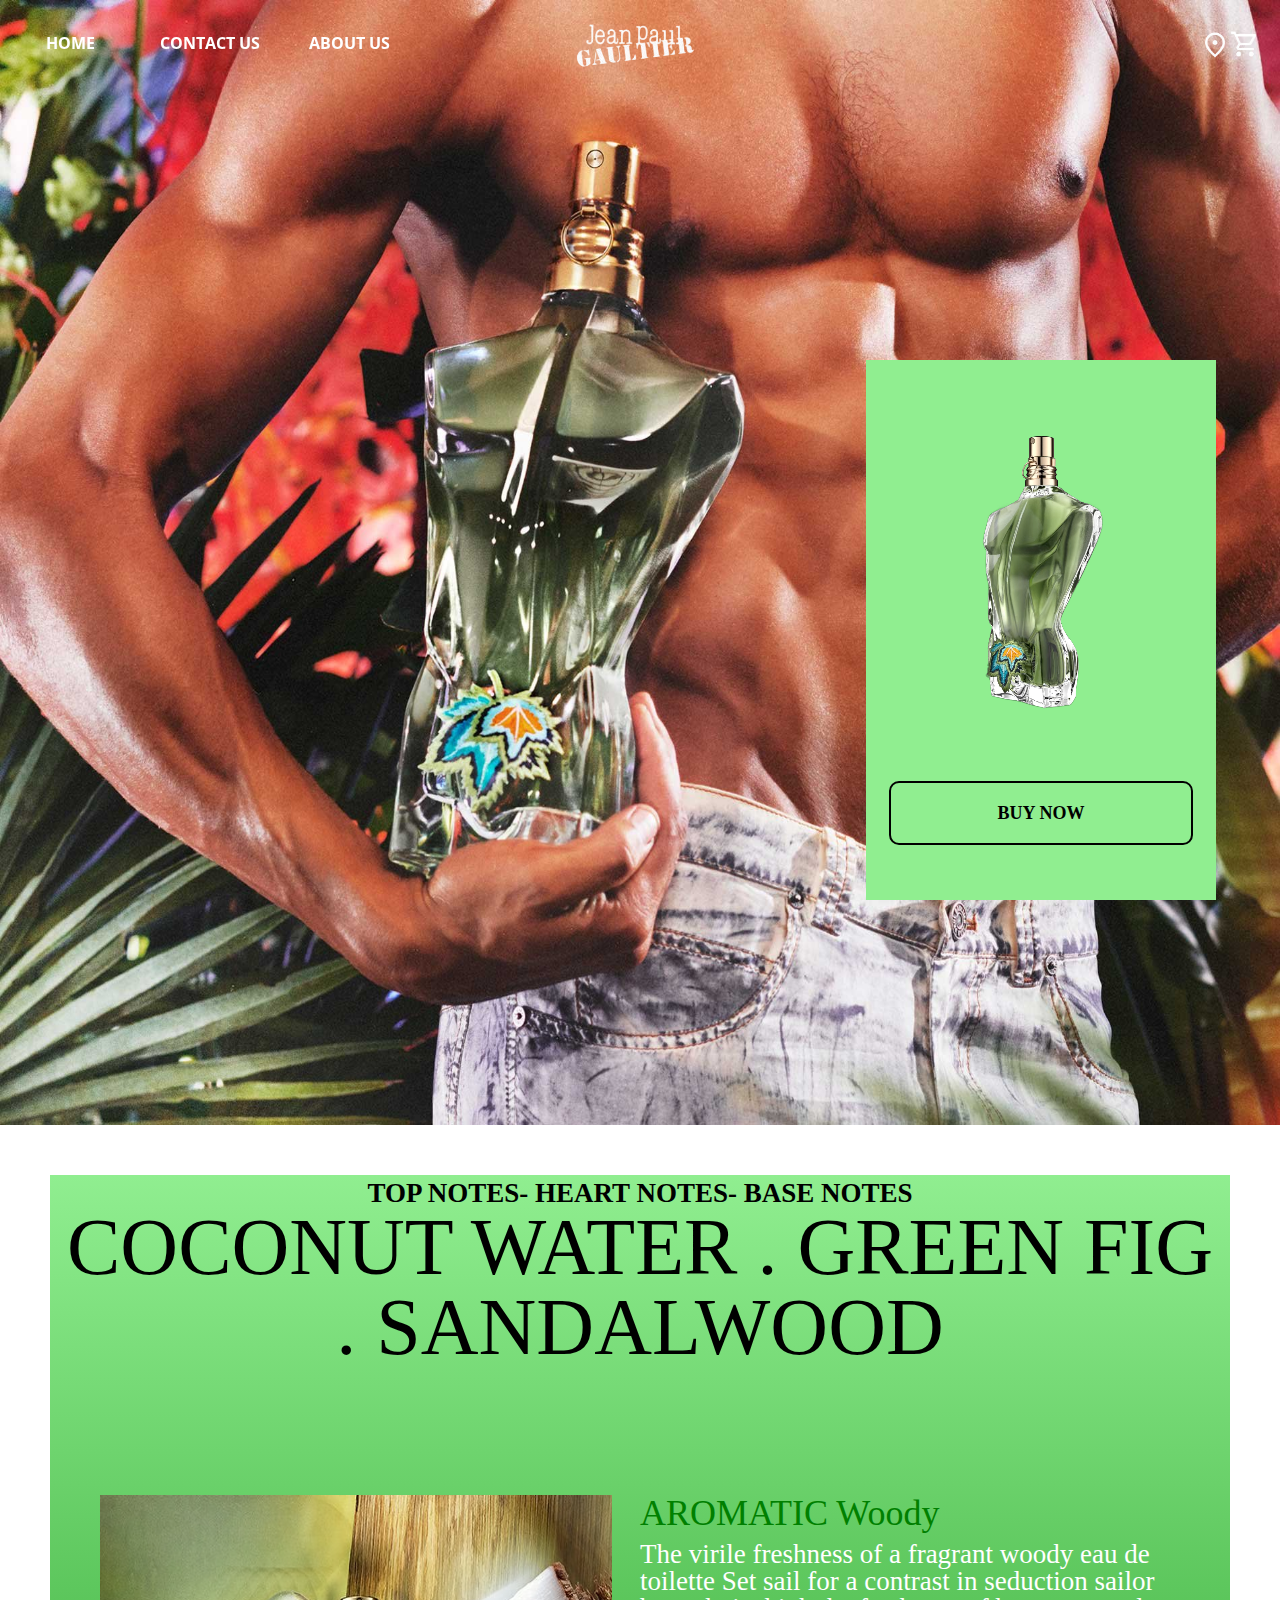
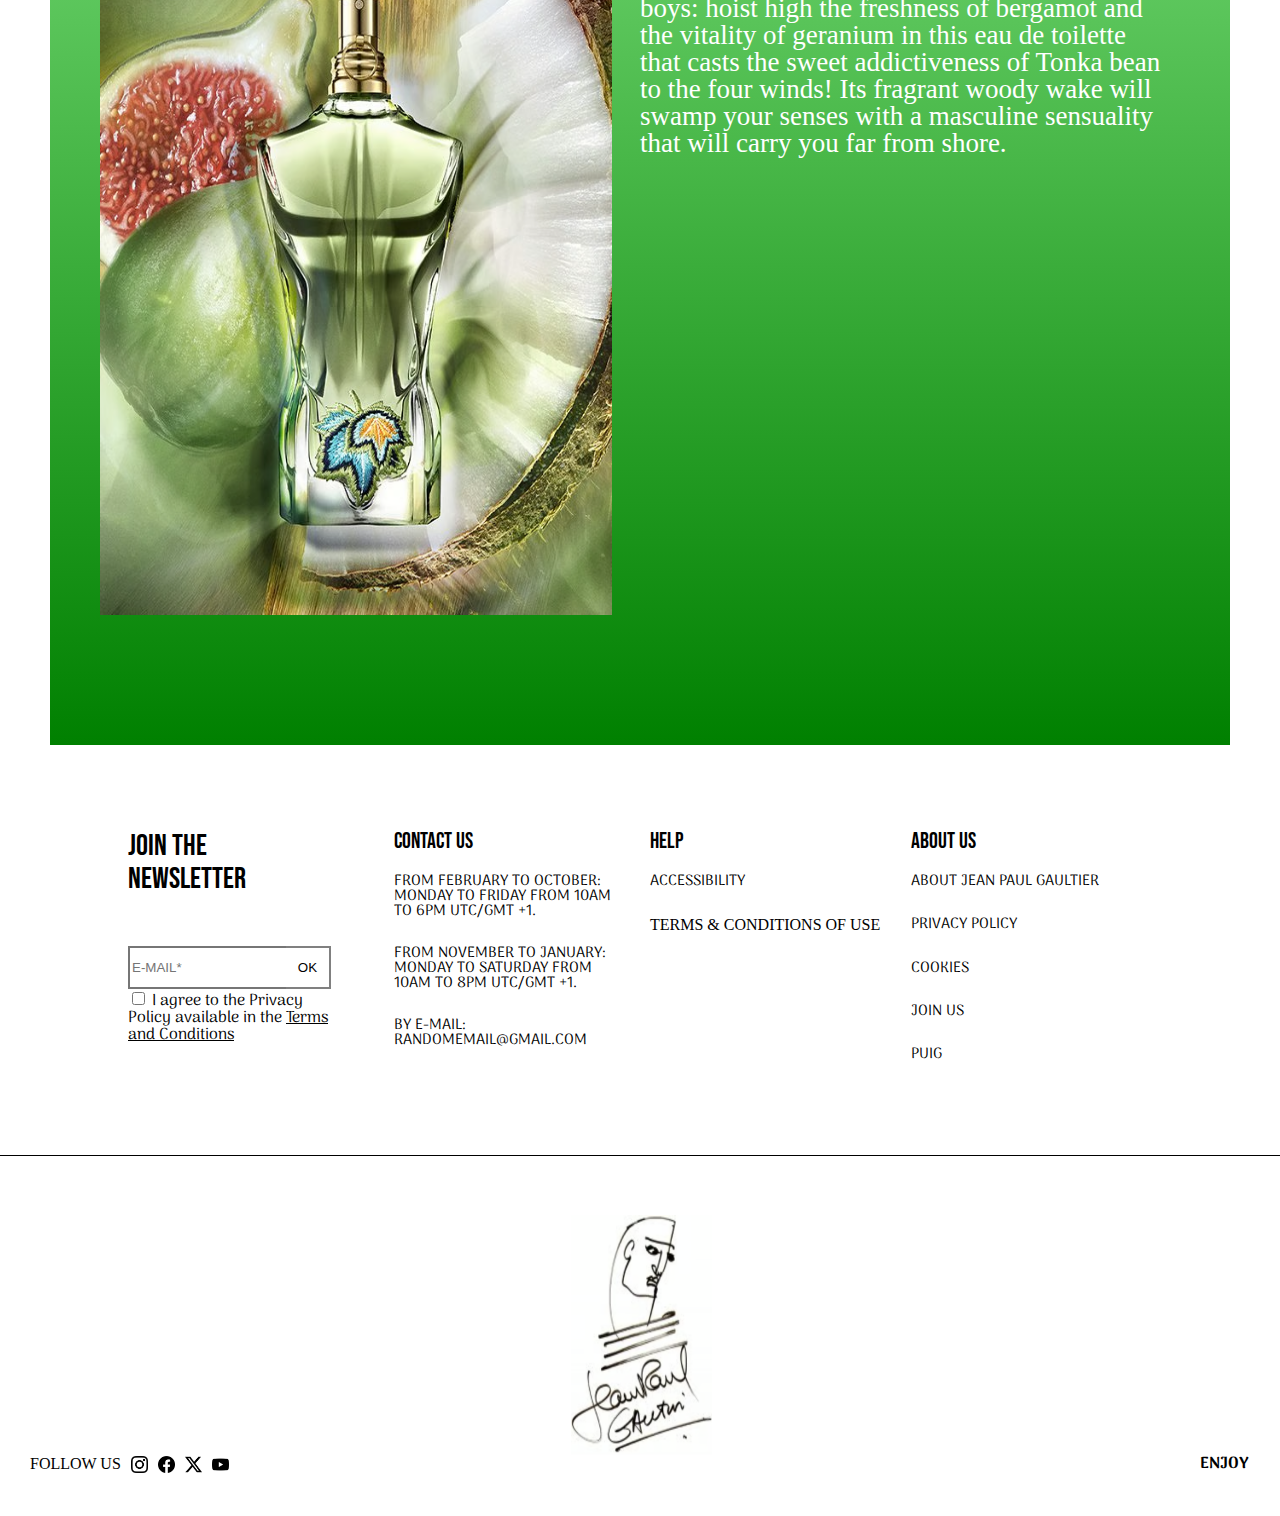
<file: Final_Project/product3.html>
<!doctype html>
<html lang="en">

<head>
    <!--Meta datas-->
    <meta charset="utf-8">
    <meta name="viewport" content="width=device-width, initial-scale=1">
    <meta name="description" content="Perfume website-Product 3">
    <title>Final project</title>
    <meta name="robots" content="noindex, nofollow">
    <link rel="preconnect" href="https://fonts.googleapis.com">
    <link rel="preconnect" href="https://fonts.gstatic.com" crossorigin>
    <link href="https://fonts.googleapis.com/css2?family=Arima:wght@100..700&family=Bebas+Neue&family=Open+Sans:ital,wght@0,300..800;1,300..800&display=swap" rel="stylesheet">

    <link rel="stylesheet" href="./CSS/style.css">
    <link rel="stylesheet" href="./CSS/reset.css">
</head>


<body>
<!--adding global header-->
<div id="GlobalHeader"></div>
<!--Masthead-->
<div class="masthead-p">
    <img class="mast-p-img" src="./IMG/product-3_img_masthead.jpg" alt="product3">
    <div class="mast-p-pr">
        <div class="p3-pr">
            <video class="vid-p3" autoplay muted loop>
                <!--Product video-->
                <source src="./IMG/product3-vid.webm" type="video/mp4">
            </video>
            <div>
                <!--Buy button-->
                <a href="product3.html" class="discover-button">BUY NOW</a>
            </div>
        </div>
    </div>
</div>
<!--Main-->
<main class="product-page3">
    <div class="Headings-p">
        <p>TOP NOTES- HEART NOTES- BASE NOTES</p>
        <h1>COCONUT WATER . GREEN FIG . SANDALWOOD</h1>
    </div>
    <div class="p-page3">
        <div>
            <!--Side product-->
            <img class="p1-side-product1" src="./IMG/p3-side-product3.avif" alt="p3">
        </div>
        <div>
            <h1>AROMATIC Woody</h1>
            <p>The virile freshness of a fragrant woody eau de toilette Set sail for a contrast in seduction sailor boys: hoist high the freshness of bergamot and the vitality of geranium in this eau de toilette that casts the sweet addictiveness of Tonka bean to the four winds! Its fragrant woody wake will swamp your senses with a masculine sensuality that will carry you far from shore.</p>
        </div>
    </div>
</main>
<!--Adding global footer-->
<div id="GlobalFooter"></div>
<!--Adding java-->
<script src="JS/java.js"></script>
</body>
</file>
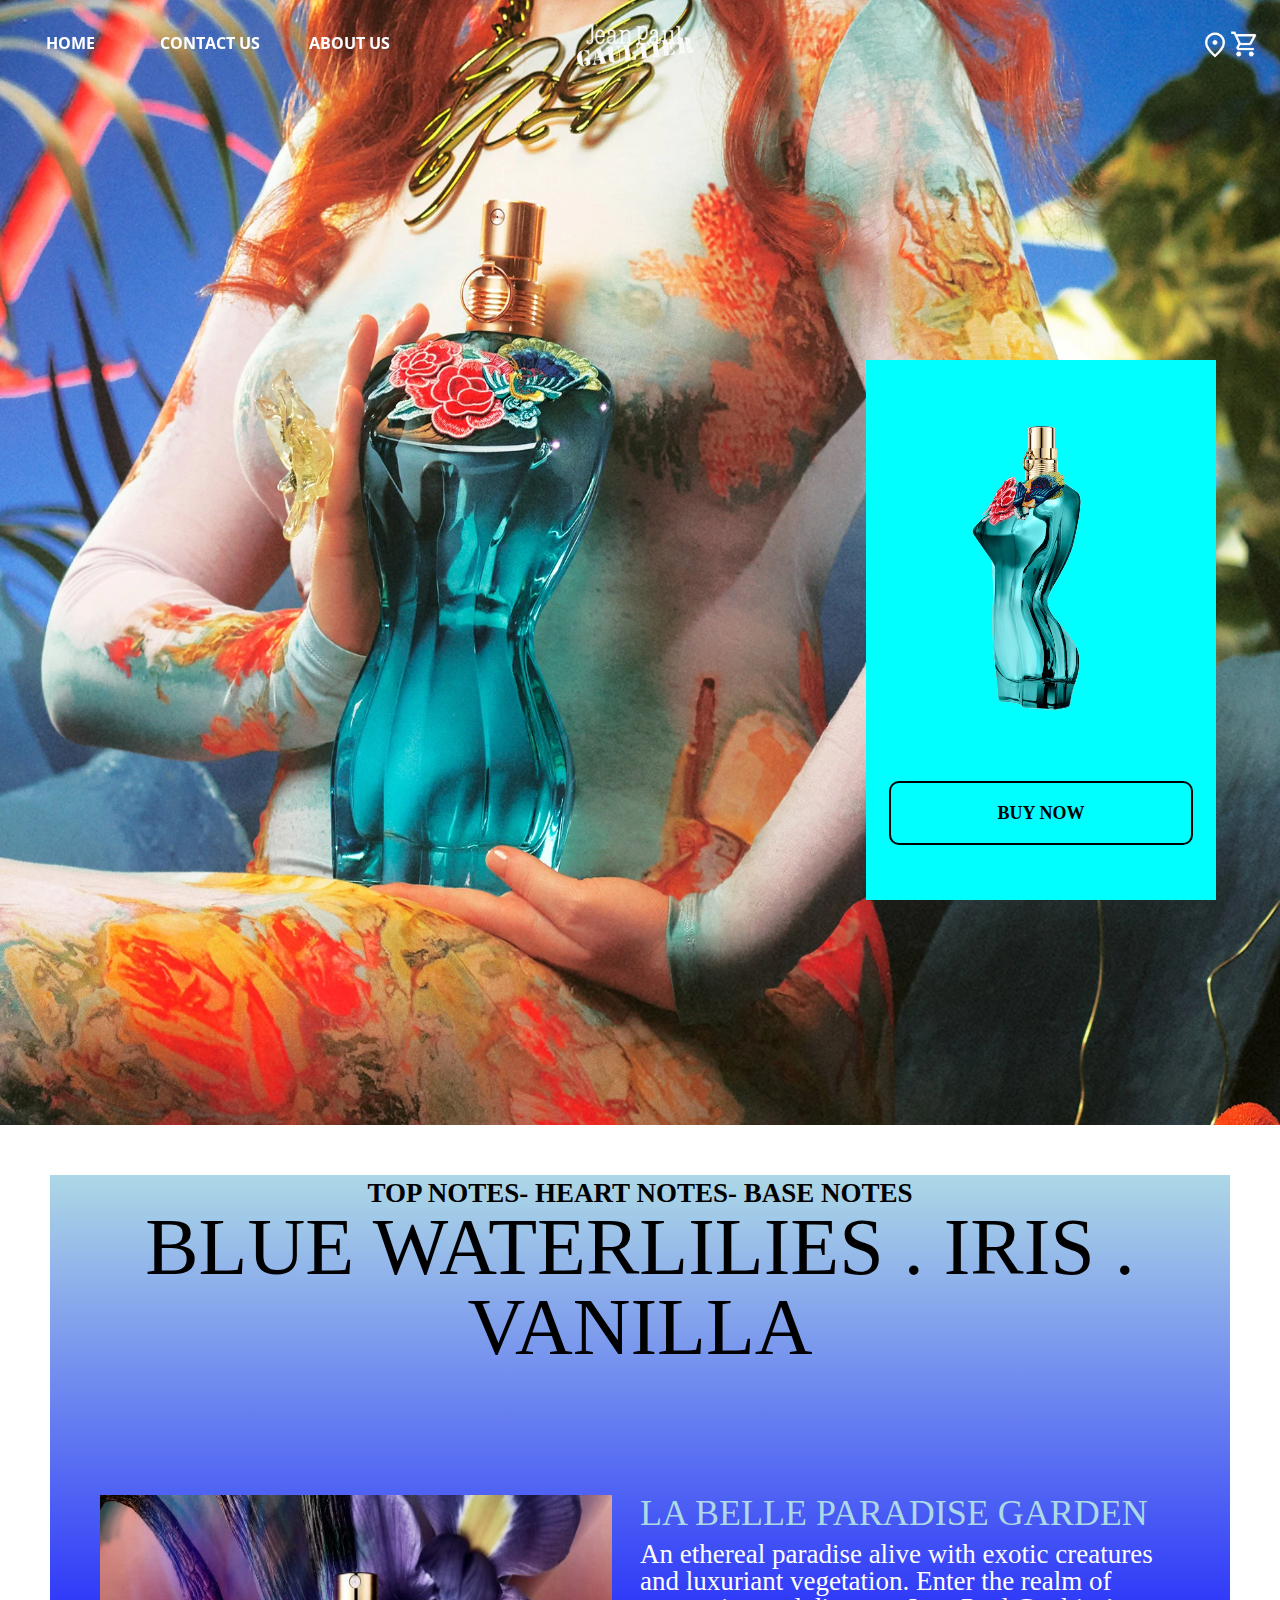
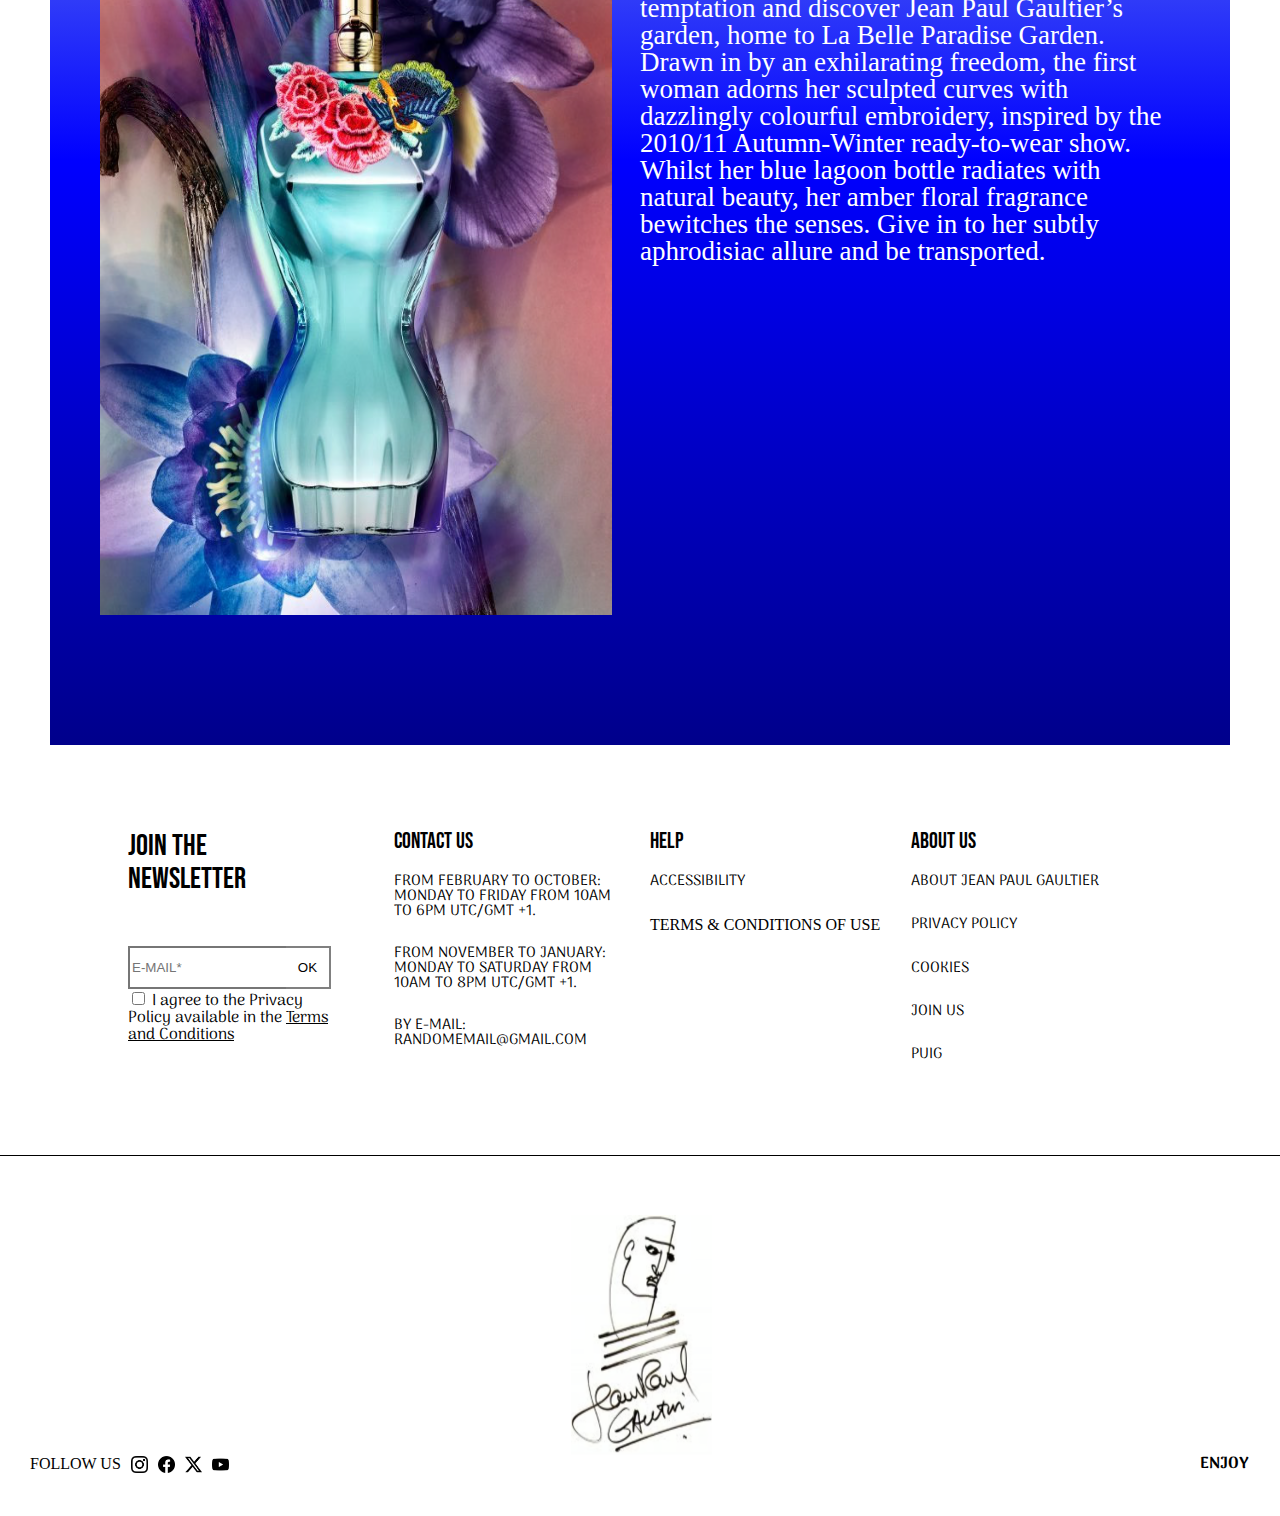
<file: Final_Project/product4.html>
<!doctype html>
<html lang="en">

<head>
    <!--Meta datas-->
    <meta charset="utf-8">
    <meta name="viewport" content="width=device-width, initial-scale=1">
    <meta name="description" content="Perfume website-Product 4">
    <title>Final project</title>
    <meta name="robots" content="noindex, nofollow">
    <link rel="preconnect" href="https://fonts.googleapis.com">
    <link rel="preconnect" href="https://fonts.gstatic.com" crossorigin>
    <link href="https://fonts.googleapis.com/css2?family=Arima:wght@100..700&family=Bebas+Neue&family=Open+Sans:ital,wght@0,300..800;1,300..800&display=swap" rel="stylesheet">

    <link rel="stylesheet" href="./CSS/style.css">
    <link rel="stylesheet" href="./CSS/reset.css">
</head>


<body>
<!--adding global header-->
<div id="GlobalHeader"></div>
<!--Masthead-->
<div class="masthead-p">
    <img class="mast-p-img" src="./IMG/product4-masthead.webp" alt="product4">
    <div class="mast-p-pr">
        <div class="p4-pr">
            <video class="vid-p4" autoplay muted loop>
                <!--Product video-->
                <source src="./IMG/product4-vid.webm" type="video/mp4">
            </video>
            <div>
                <!--Buy button-->
                <a href="product4.html" class="discover-button">BUY NOW</a>
            </div>
        </div>
    </div>
</div>
<!--Main-->
<main class="product-page">
    <div class="Headings-p">
        <p>TOP NOTES- HEART NOTES- BASE NOTES</p>
        <h1>BLUE WATERLILIES . IRIS . VANILLA</h1>
    </div>
    <div class="p-page">
        <div>
            <!--Side product-->
            <img class="p1-side-product1" src="./IMG/p4-side-product4.avif" alt="p4">
        </div>
        <div>
            <h1>LA BELLE PARADISE GARDEN</h1>
            <p>An ethereal paradise alive with exotic creatures and luxuriant vegetation. Enter the realm of temptation and discover Jean Paul Gaultier’s garden, home to La Belle Paradise Garden. Drawn in by an exhilarating freedom, the first woman adorns her sculpted curves with dazzlingly colourful embroidery, inspired by the 2010/11 Autumn-Winter ready-to-wear show. Whilst her blue lagoon bottle radiates with natural beauty, her amber floral fragrance bewitches the senses. Give in to her subtly aphrodisiac allure and be transported.</p>
        </div>
    </div>
</main>
<!--Adding global footer-->
<div id="GlobalFooter"></div>
<!--Adding java-->
<script src="JS/java.js"></script>
</body>
</file>
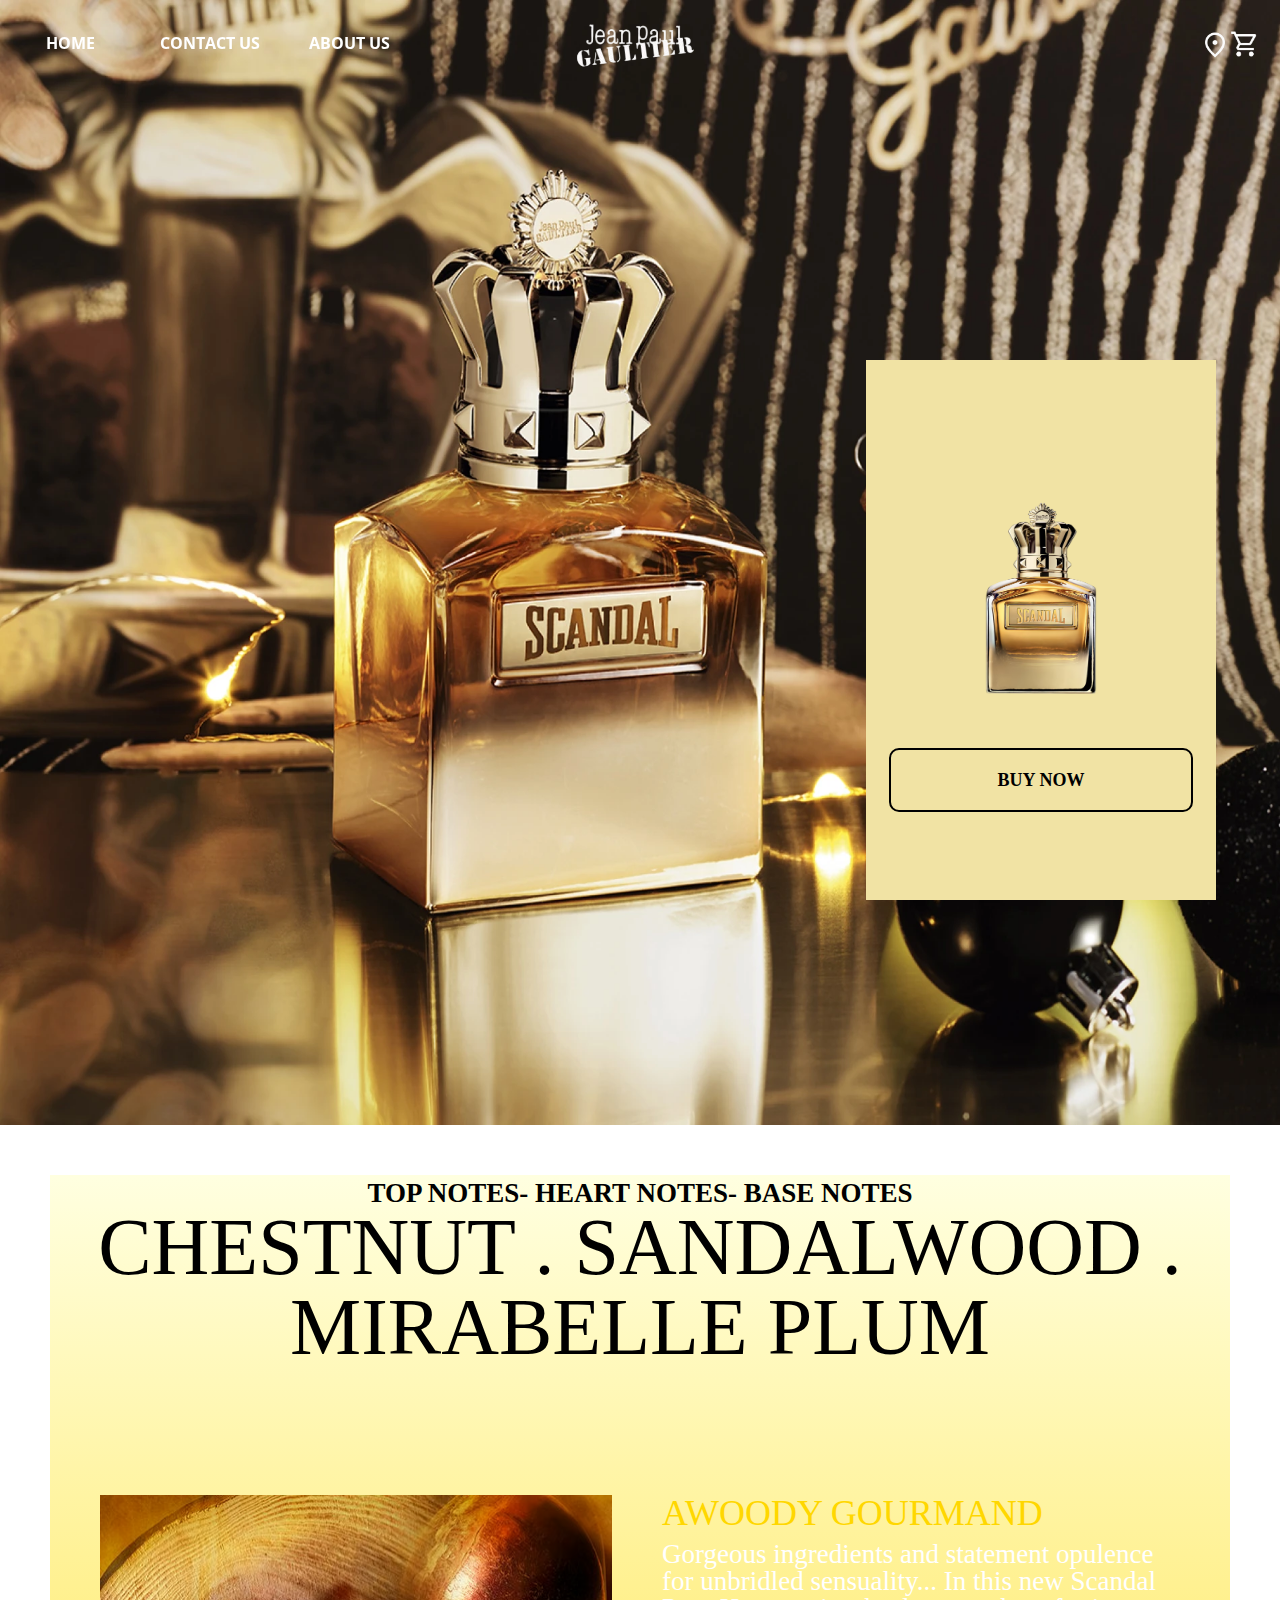
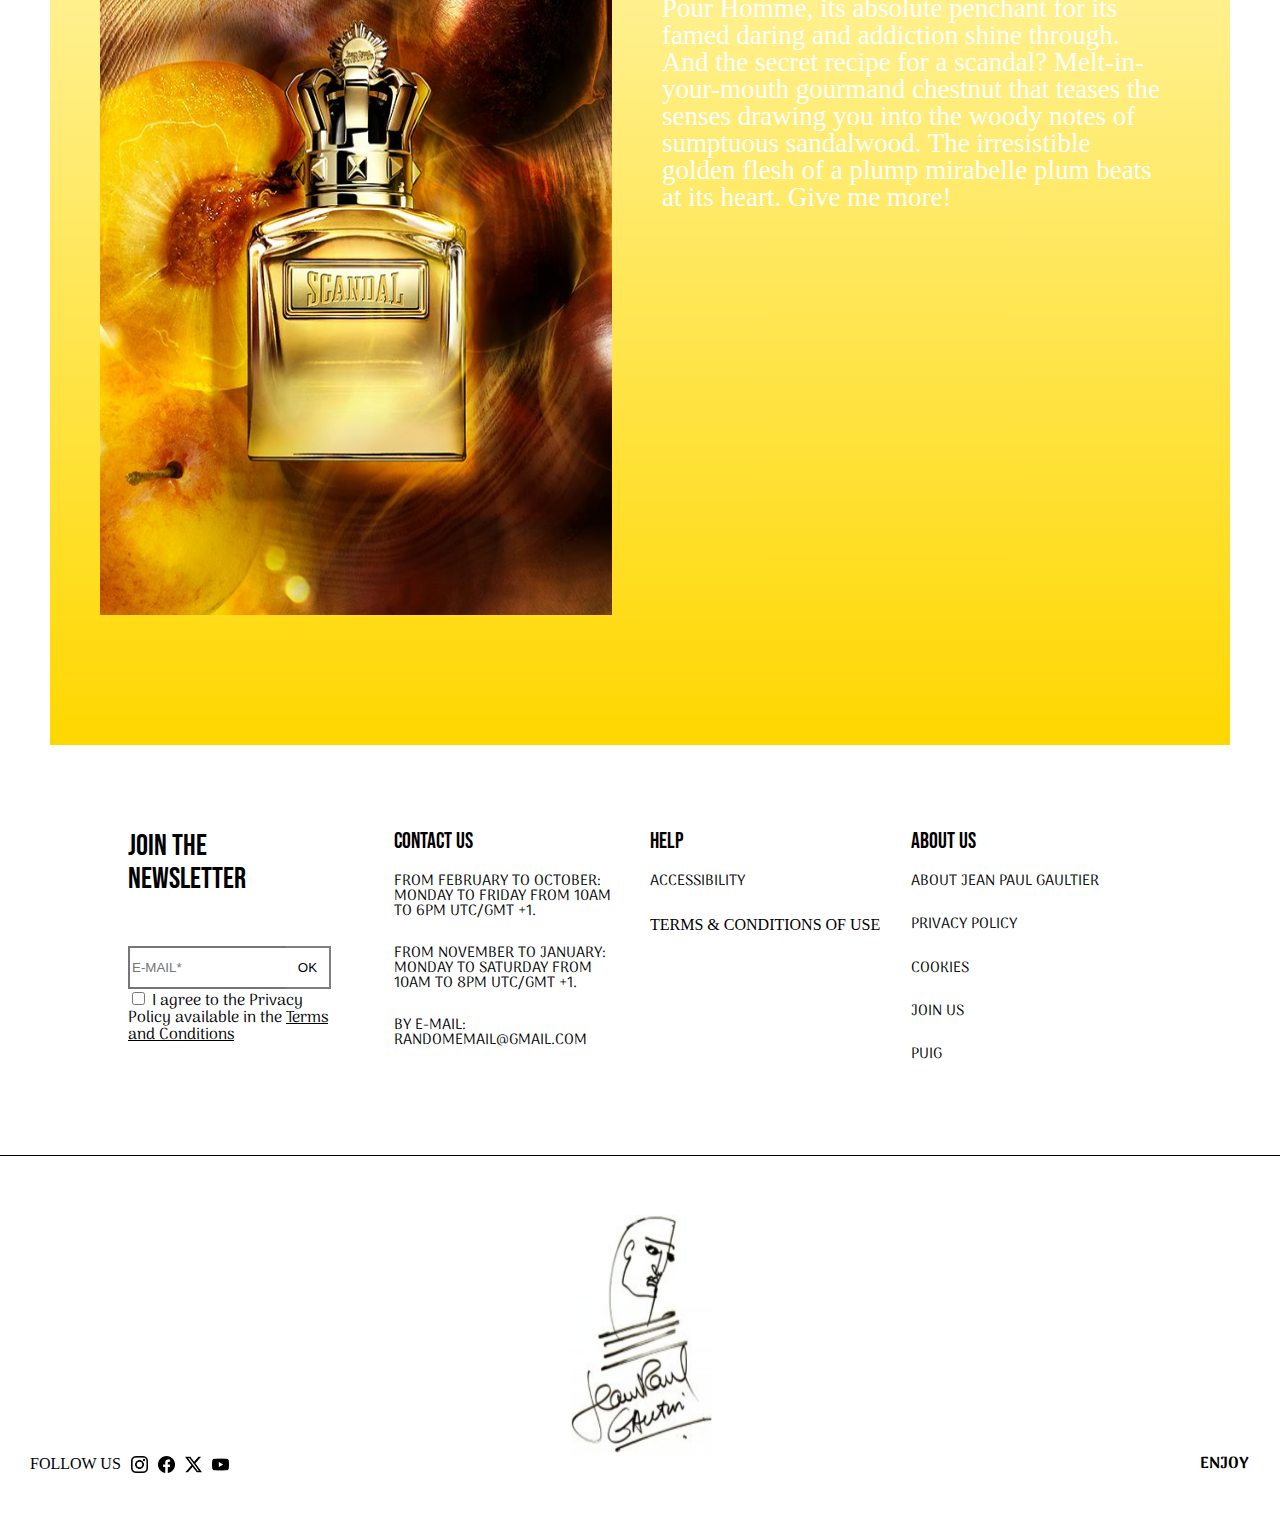
<file: Final_Project/product5.html>
<!doctype html>
<html lang="en">

<head>
    <!--Meta datas-->
    <meta charset="utf-8">
    <meta name="viewport" content="width=device-width, initial-scale=1">
    <meta name="description" content="Perfume website-Product 5">
    <title>Final project</title>
    <meta name="robots" content="noindex, nofollow">
    <link rel="preconnect" href="https://fonts.googleapis.com">
    <link rel="preconnect" href="https://fonts.gstatic.com" crossorigin>
    <link href="https://fonts.googleapis.com/css2?family=Arima:wght@100..700&family=Bebas+Neue&family=Open+Sans:ital,wght@0,300..800;1,300..800&display=swap" rel="stylesheet">

    <link rel="stylesheet" href="./CSS/style.css">
    <link rel="stylesheet" href="./CSS/reset.css">
</head>


<body>
<!--adding global header-->
<div id="GlobalHeader"></div>
<!--Masthead-->
<div class="masthead-p">
    <img class="mast-p-img" src="./IMG/product5-masthead.webp" alt="product5">
    <div class="mast-p-pr">
        <div class="p5-pr">
            <img src="./IMG/product5.avif" alt="product5">
            <div>
                <a href="Product1.html" class="discover-button">BUY NOW</a>
            </div>
        </div>
    </div>
</div>
<main class="product-page5">
    <div class="Headings-p">
        <p>TOP NOTES- HEART NOTES- BASE NOTES</p>
        <h1>CHESTNUT . SANDALWOOD . MIRABELLE PLUM</h1>
    </div>
    <div class="p-page5">
        <div>
            <!--Product image-->
            <img class="p1-side-product1" src="./IMG/p5-side-product5.avif" alt="p5">
        </div>
        <div>
            <h1>AWOODY GOURMAND</h1>
            <p>Gorgeous ingredients and statement opulence for unbridled sensuality... In this new Scandal Pour Homme, its absolute penchant for its famed daring and addiction shine through. And the secret recipe for a scandal? Melt-in-your-mouth gourmand chestnut that teases the senses drawing you into the woody notes of sumptuous sandalwood. The irresistible golden flesh of a plump mirabelle plum beats at its heart. Give me more!</p>
        </div>
    </div>
</main>
<!--Adding global footer-->
<div id="GlobalFooter"></div>
<!--Adding java-->
<script src="JS/java.js"></script>
</body>
</file>
<file: Final_Project/CSS/style.css>
/*Basic styling for body and text*/

html, body {
    height: 100%;
    margin: 0;
    padding: 0;
}
h1,h2,h3,h4,h5,h6 {
    font-family: 'bebas Neue', cursive;
}
p,li,a,ul{
    font-family: 'Arima', Arial, sans-serif;
}

button,a,span:hover{
    cursor: url("../IMG/intensity-check-p1_resized.png"), auto;
}

/*Slide show styling*/
#SlideShow {
    position: relative; 
    width: 100%;
    height: 100vh; 
    overflow: hidden; 
}

.slide {
    position: absolute; /* Allows stacking on top of each other */
    width: 100%;
    height: 100vh;
    background-size: cover; 
    background-position: center; 
    background-repeat: no-repeat;
    opacity: 0; /* Hide all slides initially */
    transition: opacity 1s ease;
}

.active {
    opacity: 1; /* Show the active slide */
}

/*set all background images for the slides*/
.slide:nth-child(1) {
    background-image: url('../IMG/Background1.avif');
}

.slide:nth-child(2) {
    background-image: url('../IMG/Background2.avif');
}

.slide:nth-child(3) {
    background-image: url('../IMG/Background3.avif');
}

/*dots styling*/

/*container for the dots*/
.dot_container{
    position: absolute;
    bottom: 100px;
    left: 210px;
    text-align: center;
    z-index: 9;
}

/*styling for the dots themselves*/
.dot{
    display: inline-block;
    height: 15px;
    width: 15px;
    margin: 0 5px;
    border-radius: 50%;
    z-index: 10;
    background-color: white;
}

.dot_active{
    background-color: black;
}

/*Black blox containing the text styling*/

.blocks{
    width: 280px;
    height: 450px;
    z-index: 9;
    position: absolute;
    bottom: 170px;
    left:120px;
}

.block2{
    position: absolute;
    background-color: black;
    width: 100%;
    height: 100%;
}

.block2>div:nth-child(1){
    width: 100%;
    height: 30%;
    display:flex;
    align-items:center;
    justify-content:center
}

.block2>div:nth-child(2){
    width: 100%;
    height: 50%;
    display:flex;
    align-items:flex-start;
    justify-content:center;
}

.block2>div:nth-child(2)>div{
    display:flex;
    align-items:center;
    width:90%;
    border: 2px solid white;
    padding:5px
}

.block2>div:nth-child(1)>div>p{
    color: white;
    font-size:50px;
    height:30%;
    font-family: 'Bebas Neue';
}

.blocks2>div:nth-child(1){
    display:flex;
    flex-direction:column;
}

.block2>div:nth-child(2)>div>p{
    color:white;
    height: 50%;
    font-family: 'Arima';
}

.block2>div:nth-child(3){
    height:20%;
    display:flex;
    justify-content:center;
    align-items:center;
}

.block2>div:nth-child(3)>button{
    background-color:black;
    color:white;
    padding-top:10px;
    padding-bottom:10px;
    padding-right:80px;
    padding-left:80px;
    border: 1px solid white;
    font-size:20px;
    transition: background-color 0.25s;
    font-family: 'Bebas Neue';
}


.block2>div:nth-child(3)>button:hover{
    background-color: white;
    color: black;
}


/* Header Styling */
#TOPheader {
    display: flex;
    align-items: center;
    justify-content: center;
    width: 100%;
    height: 10vh;
    position: fixed;
    top: 0;
    left: 0;
    z-index: 10;
    transition: background-color 0.5s ease; /* Smooth transition for background-color */
}

/*class to make the header white when scrolled down*/
.white {
    background-color: white;
}

#TOPheader>div{
    display: flex;
    width: 33.3%;
    height: 100%;
    justify-content: center;
    align-items: center;
}

#TOPheader>menu{
    display: flex;
    width: 33.3%;
    height: 100%;
    justify-content: center;
    align-items: center;
}

#TOPheader>menu>a{
    width:33.3%;
    text-align:center;
    position: relative;
    padding-bottom: 5px;
}

/*bar under anchors when hovered*/

#TOPheader>menu>a::after {
    content: ""; 
    display: block; 
    width: 100%;
    height: 3px;
    background-color: black; 
    position: absolute;
    bottom: 0;
    left: 0;
    transform: scaleX(0);
    transition: transform 0.3s ease;
}

#TOPheader>menu>a:hover::after {
    transform: scaleX(1);
}

/*making all anchors white when scrolled down*/

.headerA{
    text-decoration: none;
    color: white;
    font-family: "Open Sans";
    font-weight:bold;
}

.headerA_scrolled{
    color: black;
}


#TOPheader>div>img{
    width:35%
}

#TOPheader>div:nth-child(3){
    display:flex;
    justify-content:flex-end;
    padding-right:20px;
}

#TOPheader>div>a{
    width: 30px;
    float:right
}

#TOPheader>div>a>img{
    width: 100%;
    float:right
}

#TOPheader>div>button{
    padding: 0;           
    border: none;          
    background: none;
    width:30px;
}


#TOPheader>div>button>img{
    width:100%;
    height:100%;
}

/*General footer styling*/
footer {
    height: 80vh; /* 30% of the viewport height */
    width: 100%;
    background-color: white; /* Optional: helps visualize the footer */
}

/*Upper part of the footer styling*/
#UpperFooter{
    display: flex;
    height:50%;
    width:100%;
    align-items: center;
    justify-content:center;
    border-bottom-width:1px;
    border-color:black;
    border-style:solid;
}

#UpperContainer{
    display: flex;
    height:80%;
    width: 80%;
    background-color:white
}

#UpperContainer>div:nth-child(1){
    width: 25%;
    height: 100%;
    padding-right: 10px;
    background-color: white;
    
}

#UpperContainer>div:nth-child(2){
    width: 25%;
    height: 100%;
    padding-left: 10px;
    padding-right: 10px;
}

#UpperContainer>div:nth-child(3){
    width: 25%;
    height: 100%;
    padding-left: 10px;
    padding-right: 10px;;
}

#UpperContainer>div:nth-child(4){
    width: 25%;
    height: 100%;
    padding-left: 10px;
    
}

/*footer text styling*/
#UpperContainer>div:nth-child(4)>p:nth-child(1){
    font-family: 'Bebas Neue';
    font-size: 22px;
}

#UpperContainer>div:nth-child(4)>p:nth-child(1){
    font-family: 'Bebas Neue';
    font-size: 22px;
}


#UpperContainer>div:nth-child(1)>div{
    height:50%;
    width:90%;
}

#UpperContainer>div:nth-child(1)>div:nth-child(1){
    display:flex;
    justify-content:flex-start;
    height:40%;
}

#UpperContainer>div:nth-child(1)>div>div{
    height:60%;
    width:100%;
    font-family: 'Bebas Neue';
    text-align:left;
}

#UpperContainer>div:nth-child(1)>div>div>p{
  height:25%;
  font-size:30px;
}

/*email submission styling*/
#email{
    border-style:solid;
    border-right-style:none;
    padding-top:12px;
    padding-bottom:12px;
    width:70%;
    text-align:left;
    float:left;
}

#email:focus{
    border-color: black;
    box-shadow: none;
}


#email_submit{
    background-color:white;
    color:black;
    text-align:center;
    border-style:solid;
    border-left-style:none;   
    padding-top:12px;
    padding-bottom:12px;
    padding-right:12px;
    padding-left:12px;
    border-color: gray;
    transition: background-color 0.25s;
}

/*terms conditions stylings*/
#terms {
    accent-color: black;
}


#terms_link{
    color:black;
}

#emailPost>label{
    font-family: 'Arima';
    padding-top: 10px;
}

#email_submit:hover{
    background-color: black;
    color: white;
    border-color: black;
}

#UpperContainer>div:nth-child(2){
    background-color: white;
    display: flex;
    align-items: center;
    justify-content: center;
}

#UpperContainer>div:nth-child(2)>div{
    height: 100%;
    width: 100%;
    padding-left: 5px;
    padding-right: 5px;
}

#UpperContainer>div:nth-child(2)>div>p{
    height: 25%;
    width: 100%;
    font-size: 15px;
    font-family: 'Arima';
}

#UpperContainer>div:nth-child(2)>div>p:nth-child(1){
    height: 15%;
    width: 100%;
    font-family: 'Bebas Neue';
    font-size: 22px;
}

#UpperContainer>div:nth-child(3){
    background-color: white;
}

#UpperContainer>div:nth-child(4){
    background-color: white;
}


#UpperContainer>div:nth-child(3)>p:nth-child(1){
    height:15%;
    width:100%;
    font-family: 'Bebas Neue';
    font-size: 22px;
}

#UpperContainer>div:nth-child(3)>p:nth-child(2){
    height:15%;
    width:100%;
    font-family: 'Arima';
    font-size: 15px;
}

#UpperContainer>div:nth-child(4)>p{
    height: 15%;
    width: 100%;
    font-size: 15px;
    font-family: 'Arima';
}

#UpperContainer>div:nth-child(4)>p:nth-child(1){
    height: 15%;
    width: 100%;
    font-size: 22px;
    font-family: 'Bebas Neue';
}



/*Lower footer styling*/
#LowFooter{
    height:50%;
    width:100%;
    display: flex;
}

#LowFooter>div{
    height: 100%;
    width:33.3%;
}

#LowFooter>div:nth-child(1){
    position: relative;
}

#LowFooter>div>p{
    height: 10px;
    width: auto;
}



#LowFooter>div:nth-child(2){
    display: flex;
    justify-content: center;
    align-items: center;
}

/*adjusting footer image*/
#LowFooter>div:nth-child(2)>img{
    height: 75%;
    width: 50%;
}

/*Social media logos styling*/
#media{
    display: flex;
    height: 10px;
    width:50px;
    width: auto;
    position: absolute;
    bottom: 50px;
    left: 30px;
}

#media>img{
    height:17px;
    padding-left:10px;
}

#media>p{
    height: 100%;
    font-family: 'Bebas Nue';
}

#LowFooter>div:nth-child(3){
    position: relative;
}

#LowFooter>div:nth-child(3)>p{
    height: 10px;
    width: auto;
    position: absolute;
    bottom: 50px;
    right: 30px;
    font-family: 'Arima';
    font-weight: bold;
}

/*About us styling*/

#AboutUS_Mast{
    position: relative;
    width: 100%;
    height: 100vh;
    background-image: url(../IMG/AboutUSmast.avif);
    background-repeat: no-repeat;
    background-position: center;
    background-size: cover;
}

#AboutUS_Mast>h1 {
    font-family: 'Bebas Neue';
    font-size: 30vh;
    position: absolute;
    bottom: 40px;
    left: 20.5%;    
    color: transparent;
     /*Apply the moving white stripe using linear-gradient*/
    background: linear-gradient(90deg, black 20%, white 60%, black 20%, white 60%, black 20%);
    background-size: 200% 100%; 
    background-position: 100% 0; 
    -webkit-background-clip: text; 
    background-clip: text;
    animation: stripeMove 3s linear infinite; /*Animation to move the stripe*/
}

/*Animation to move the white stripe*/
@keyframes stripeMove {
    0% {
        background-position: 100% 0; /*Start the stripe off-screen on the right*/
    }
    100% {
        background-position: -100% 0; /*Move the stripe completely to the left*/
    }
}

/*About Us styling*/

#ContactUSblock{
    height: 150vh;
    width: 100%;
}

#ContactUSblock>div:nth-child(1){
    height: 30%;
    width: 100%;
}

#ContactUSblock>div{
    display: flex;
    justify-content: space-evenly;
    align-items: center;
    flex-direction: column;
}

#ContactUSblock>div:nth-child(2){
    height: 70%;
    width: 100%;
}

#ContactUSblock>div>h2{
    font-family: 'Bebas Neue';
    font-size: 10vh;
}

#ContactUSblock>div>h3{
    font-family: 'Arima';
    width: 70vW;
    text-align: center;
    letter-spacing: 1px;
}

#ContactUSblock>div>h4{
    font-family: 'Arima';
    width: 70vW;
    text-align: center;
    letter-spacing: 1px;
}

#ContactUSblock>div>h5{
    font-family: 'Arima';
    width: 70vW;
    text-align: center;
    letter-spacing: 1px;
    font-weight: bold;
}

#ContactUSblock>div>h6{
    font-family: 'Bebas Neue';
    font-size: 10vh;
    letter-spacing: 5px;
    color: white; 
    text-shadow: 
        1px 1px 0 black, 
        -1px 1px 0 black, 
        1px -1px 0 black, 
        -1px -1px 0 black;
    transition: text-shadow 0.2s;
}

#ContactUSblock>div>h6:hover{
    color: black; 
    text-shadow: 
        1px 1px 0 white,
        -1px 1px 0 white,
        1px -1px 0 white, 
        -1px -1px 0 white;
}


#ContactUSblock>div>img{
    width: 50%;
}


/*About us end*/

/*Contact us start*/

#ContactMast{
    height: 100vh;
    position: relative;
    background-image: url(../IMG/ContactBackground.jpg);
}

/*Looping text styling*/

#textContainer {
    position: relative;
    top: 50%; 
    width: 100%; 
    transform: translateY(-50%); 
    overflow: hidden; 
    white-space: nowrap; 
}

.LoopingText {
    display: inline-block;
    animation: scroll 10s linear infinite;
    font-size: 5rem;
    font-family: Arial, sans-serif;
    color: black;
    white-space: nowrap; /*Prevent wrapping*/
}

.LoopingText span {
    display: inline-block;
    padding-right: 1rem; /*Spacing between words*/
    font-family: 'Bebas Neue';
    color: white;
}

#ContactMast img{
    height: 80%;
    position: absolute;
    bottom: 0px;
    left: 45%;
}

/*Looping animation*/

@keyframes scroll {
    0% {
        transform: translateX(0); /* Start from initial position */
    }
    100% {
        transform: translateX(-100%); /* Move completely out of view */
    }
}

/*Contact us main styling*/

#ContactMain{
    height: 120vh;
    width: 100%;
}

#ContactMain div:nth-child(1){
    height: 30%;
    display: flex;
    justify-content: center;
    align-items: center;
}

#ContactMain div h2{
    font-family: 'Bebas Neue';
    font-size: 7vh;
}

#ContactMain div:nth-child(2){
    height: 50%;
    width: 100%;
    display: flex;
    justify-content: center;
    align-items: center;
    position: relative;
}

/*Contact us form styling*/

#ContactMain div form{
    display: flex;
    flex-direction: column;
    height: 70%;
    justify-content: space-between;
    text-align: center;
    position: absolute;
    top: 0px;
}

/*Form text styling*/

#Cemail,#Cphone,#Ccomment{
    font-family: 'Bebas Neue';
}

#Cemail2,#Cphone2,#Ccomment2{
    font-family: 'Arima';
    border-style:solid;
    padding-top:12px;
    padding-bottom:12px;
    text-align:center;
    float:left;
}

/*submit button*/

#Csubmit2{
        background-color:white;
        color:black;
        text-align:center;
        border-style:solid;
        padding-top:12px;
        padding-bottom:12px;
        padding-right:12px;
        padding-left:12px;
        border-color: gray;
        transition: background-color 0.25s;
}

#Csubmit2:hover{
    background-color: black;
    color: white;
}

#ContactMain>div:nth-child(3){
    height: 20%;
    text-align: center;
}

#ContactMain>div>h3>a{
    font-family: 'Bebas Neue';
    font-size: 7vh;
    color: black;
}

/*Contact us end*/

/*poster 1*/
.p1-top{
    padding-top: 5%;
    display: grid;
    grid-template-columns:1fr 2fr;
    grid-auto-rows:60vh 60vh;
    padding-left: 120px;
    padding-right: 120px;
    margin-bottom: 100px;
    grid-template-areas:
    "p1-p p1-poster"
    "p1-pr p1-poster";
}
.p1-p{
    grid-area: p1-p;
    padding-right: 25%;
    display: flex;
    flex-direction: column;
}
.p1-pr{
    grid-area: p1-pr;
    justify-self: center;
    align-self: center;
    margin-right: 15px;
}
.p1-poster{
    grid-area: p1-poster;
    justify-self: center;
    align-self: center;
}

/*poster 2*/
.p2-top{
    display: grid;
    grid-template-columns:2fr 1fr;
    grid-auto-rows:60vh 60vh;
    padding-left: 120px;
    padding-right: 120px;
    margin-bottom: 100px;
    grid-template-areas:
    "p2-poster p2-p"
    "p2-poster p2-pr";
}
.p2-p{
    grid-area: p2-p;
    margin-left: 5%;
    display: flex;
    flex-direction: column;
}
.p2-pr{
    margin-left: 5%;
    grid-area: p2-pr;
}
.p2-poster{
    grid-area: p2-poster;
    justify-self: center;
    align-self: center;
}

/*all products*/
.p-all{
    display: grid;
    grid-template-columns:1fr 1fr 1fr;
    grid-auto-rows:70vh;
    grid-template-areas:
    "p3 p4 p5";
}
.p3{
    grid-area: p3;
}
.p4{
    grid-area: p4;
}
.p5{
    grid-area: p5;
}

/*Heading*/
.not-over h1{
    text-align: center;
    font-size: 8rem;
    padding-bottom: 0;
    margin: 0;
    padding-top: 20vh;
}
.not-over h3{
    text-align: center;
    margin: 0;
    padding-bottom: 20vh;
}
/*Product outlook*/
.p1-pr, .p2-pr, .p3-pr, .p4-pr, .p5-pr  {
    height: 60vh;
    width: 350px;
    background-color: aliceblue;
    display: flex;
    flex-direction: column;
    justify-content: center;
    align-items: center;
    justify-self: left;
}
.p1-pr{
    background-color: #89CFF0;
}
.p2-pr{
    background-color: #fc6c85;
}
.p3-pr{
    background-color: #90EE90;
}
.p4-pr{
    background-color: #00FFFF;
}
.p5-pr{
    background-color: #F1e3a4;
}
.p1-pr img, .p2-pr img, .p3-pr img, .p4-pr img, .p5-pr img {
    align-self: center;
    justify-self: center;
    height: 250px;
    width: auto;
}
/*Text area for products*/
.p1-p-title h1, .p2-p-title h1{
    text-align: left;
    margin: 0;
}
/*poster img*/
.p1-poster img, .p2-poster img{
    height: 120vh;
    width: auto;
    object-fit: cover;
}

/*That is not over*/
.p-all{
    display: flex;
    justify-content: space-between;
    margin-bottom: 100px;
    padding-left: 60px;
    padding-right: 60px;
}

/*discover button for product*/
.discover-button {
    margin-top: 50px;
    display: inline-flex;
    justify-content: center;
    align-items: center;
    width: 300px;
    height: 60px;
    text-decoration: none;
    background-color: transparent;
    color: #000;
    border: 2px solid #000;
    border-radius: 10px;
    font-size: 18px;
    font-weight: bold;
    transition: background-color 0.3s ease, color 0.3s ease;
}

.discover-button:hover {
    background-color: #fff;
    color: #000;
}
/*poster side text*/
.p1-p-title, .p2-p-title{
    font-size: 4vh;
}
.p1-p-p,.p2-p-p{
    font-size: 20px;
}
/*Product 1 page*/
.masthead-p{
    height: 125vh;
    width: 100%;
    position: relative;
}
.mast-p-img{
    height: 100%;
    width: 100%;
}
.mast-p-pr{
    position: absolute;
    top: 40vh;
    right: 5vw;
}
.vid-p1{
    height: 40vh;
    width: 100%;
}

.Headings-p{
    text-align: center;
}

.Headings-p>p{
    font-weight: bold;
    font-size: 3vh;
    padding-top: 5px;
}

.product-page{
    background: linear-gradient(to bottom, lightblue, blue, darkblue);
    margin: 50px;
}
.product-page2{
    background: linear-gradient(to bottom, lightpink, red);
    margin: 50px;
}
.product-page3{
    background: linear-gradient(to bottom, lightgreen, green);
    margin: 50px;
}
.product-page4{
    margin: 50px;
}
.product-page5{
    background: linear-gradient(to bottom, lightyellow, gold);
    margin: 50px;
}
.p-page{
    display: flex;
    height: 100vh;
    width: 100%;
}
.Headings-p{

    height: 30vh;
    justify-content: center;
    align-items: center;

}
.Headings-p h2{
    font-size: 20px;
    text-align: center;
    padding-top: 40px;
}
.Headings-p h1{
    font-size: 80px;
    text-align: center;
}
.p-page div{
    height: 100%;
    width: 50%;
}
.p1-side-product1{
    padding: 50px;
    height: 80vh;
    width: 40vw;
}
.p-page > div > h1{
    font-size: 4vh;
    padding-top: 50px;
    color: lightblue;
}
.p-page > div > p{
    font-size: 3vh;
    padding-top: 10px;
    padding-right: 60px;
    color: #ffffff;
}
.vid-p2{
    height: 35vh;
    width: 100%;
}
.p-page2{
    display: flex;
    height: 100vh;
    width: 100%;
}
.p-page2 div{
    height: 100%;
    width: 50%;
}
.p-page2 > div > h1{
    font-size: 4vh;
    padding-top: 50px;
    color: red;
}
.p-page2 > div > p{
    font-size: 3vh;
    padding-top: 10px;
    padding-right: 60px;
    color: #ffffff;
}
.vid-p3{
    height: 35vh;
    width: 100%;
}
.p-page3{
    display: flex;
    height: 100vh;
    width: 100%;
}
.p-page3 div{
    height: 100%;
    width: 50%;
}
.p-page3 > div > h1{
    font-size: 4vh;
    padding-top: 50px;
    color: green;
}
.p-page3 > div > p{
    font-size: 3vh;
    padding-top: 10px;
    padding-right: 60px;
    color: #ffffff;
}
.vid-p4{
    height: 35vh;
    width: 100%;
}
.p-page5{
    display: flex;
    height: 100vh;
    width: 100%;
}
.p-page6 div{
    height: 100%;
    width: 50%;
}
.p-page5 > div > h1{
    font-size: 4vh;
    padding-top: 50px;
    color: gold;
}
.p-page5 > div > p{
    font-size: 3vh;
    padding-top: 10px;
    padding-right: 60px;
    color: #ffffff;
}

/*Responsive design start*/

@media screen and (max-width: 1024px){
    #UpperContainer{
        width: 90%;
    }

    #AboutUS_Mast>h1{
        font-size: 21vh;
        left:10%;
    }

    #ContactUSblock>div>h2{
        font-size: 5vh;
    }

    #ContactUSblock>div>img{
        height: 40vh;
        width: auto;
    }

    .p1-top,.p2-top{
        padding-left: 30px;
        padding-right: 30px;
        margin-bottom: 50px;
    }
    .p1-pr, .p2-pr, .p3-pr, .p4-pr, .p5-pr  {
        height: 50vh;
        width: 30vw;
    }
    .p1-poster img, .p2-poster img{
        height: 60vh;
        width: auto;
    }
}

@media screen and (max-width: 768px) {
    
    #TOPheader{
        width: 100vw;
    }

    #TOPheader>menu{
        width: 40%;
    }

    #TOPheader>menu>a{
        font-size: 1.3vh;
        padding: 1vh;
    }

    #TOPheader>div>img{
        height: 5vh;
        width: auto;
    }

    footer{
        height: 100vh;
    }

    #UpperFooter{
        height: 90%;
    }

    #UpperContainer{
        height: 100%;
        flex-direction: column;
        justify-content: space-between;
        align-items: center;
    }

    #UpperContainer>div:nth-child(1){
        height: 40%;
        width: 30%;
    }

    #UpperContainer>div:nth-child(1)>div>div{
        text-align: center;
    }

    #UpperContainer>div:nth-child(2){
        height: 60%;
        text-align: center;
    }

    #UpperContainer>div:nth-child(3){
        height: 20%;
        text-align: center;
    }

    #UpperContainer>div:nth-child(4){
        height: 45%;
        text-align: center;
    }

    #LowFooter{
        height: 15%;
    }

    #AboutUS_Mast>h1{
        font-size: 16vh;
        left:9%;
    }

    #ContactMast>img{
        left:40%;
    }

    .p-page{
        flex-direction: column;
        height: 160vh;
        align-items: center;
        justify-content: center;
    }

    .p-page>div{
        height: 50%;
    }

    .p-page>div:nth-child(1){
        width: 100%;
        text-align: center;
    }

    .p-page>div>img{
        width: 80%
    }

    .p-page>div:nth-child(2){
        width: 40%;
        text-align: center;
    }

    .p-page>div:nth-child(2)>p{
        padding: 0;
    }

    .p-page2{
        flex-direction: column;
        height: 160vh;
        align-items: center;
        justify-content: center;
    }

    .p-page2>div{
        height: 50%;
    }

    .p-page2>div:nth-child(1){
        width: 100%;
        text-align: center;
    }

    .p-page2>div>img{
        width: 80%
    }

    .p-page2>div:nth-child(2){
        width: 40%;
        text-align: center;
    }

    .p-page2>div:nth-child(2)>h1{
        color: white;
    }

    .p-page2>div:nth-child(2)>p{
        padding: 0;
        padding-top: 20px;
    }

    .p-page3{
        flex-direction: column;
        height: 160vh;
        align-items: center;
        justify-content: center;
    }

    .p-page3>div{
        height: 50%;
    }

    .p-page3>div:nth-child(1){
        width: 100%;
        text-align: center;
    }

    .p-page3>div>img{
        width: 80%
    }

    .p-page3>div:nth-child(2){
        width: 40%;
        text-align: center;
    }

    .p-page3>div:nth-child(2)>p{
        padding: 0;
    }

    .p-page5{
        flex-direction: column;
        height: 160vh;
        align-items: center;
        justify-content: center;
    }

    .p-page5>div{
        height: 50%;
    }

    .p-page5>div:nth-child(1){
        width: 100%;
        text-align: center;
    }

    .p-page5>div>img{
        width: 80%
    }

    .p-page5>div:nth-child(2){
        width: 50%;
        text-align: center;
    }

    .p-page5>div:nth-child(2)>h1{
        color:white;
    }

    .p-page5>div:nth-child(2)>p{
        padding: 0;
        padding-top: 20px;
    }

    .p1-pr, .p2-pr, .p3-pr, .p4-pr, .p5-pr  {
        height: 40vh;
        width: 25vw;
    }
    .discover-button {
        margin-top: 20px;
        width: 150px;
        height: 30px;
        border-radius: 10px;
        font-size: 15px;
    }
    .p1-pr img, .p2-pr img, .p3-pr img, .p4-pr img, .p5-pr img {
        height: 200px;
        width: auto;
    }
    .p1-p-title, .p2-p-title{
        font-size: 3vh;
    }
    .p1-p-p,.p2-p-p{
        font-size: 14px;
    }
}

@media screen and (max-width: 425px) {
    
    #TOPheader{
        width: 100vw;
    }

    #TOPheader>menu{
        width: 100%;
    }

    #TOPheader>menu>a{
        font-size: 1vh;
        padding: 1vh;
    }

    #TOPheader>div>img{
        height: 5vh;
        width: auto;
    }

    .blocks{
        left:85px;
        top:350px;
    }

    .dot_container{
        left:185px;
        top:840px;
    }

    #UpperContainer>div:nth-child(1){
        width: 70%;
    }

    #UpperContainer>div:nth-child(2)>div{
        text-align: center;
        width: 20vh;
    }

    #UpperContainer>div:nth-child(4){
        height: 90%;
        width: 30%;
    }

    #LowFooter>div:nth-child(1)>div{
        flex-direction: column;
        position: relative;
        justify-content: space-evenly;
        top: 10px;
        left:50px;
        height: 100px;
        width: 100px;
    }

    #LowFooter>div:nth-child(1)>div>img{
        padding-top: 10px;
    }

    #LowFooter>div:nth-child(1)>div>img{
        width: 2vh;
    }

    #AboutUS_Mast{
        text-align: center;
    }

    #AboutUS_Mast>h1{
        font-size: 19vh;
        left:0px;
        top:25%;
    }

    #ContactUSblock>div>h2{
        font-size: 3vh;
        padding-top: 25px;
        padding-bottom: 25px;
    }

    #ContactUSblock>div>h3{
        padding-bottom: 25px;
    }

    #ContactUSblock>div>img{
        height: 25vh;
        width: auto;
    }

    #ContactMast>img{
        left:26%;
    }

    .Headings-p>p{
        padding-top: 10px;
        font-weight: bold;
    }

    .Headings-p>h1{
        font-size: 4vh;
        padding-top: 50px;
    }

    .p-page>div{
        width: 100%;
        text-align: center;
    }

    .p-page>div:nth-child(1){
        height: 40%;
        display: flex;
        justify-content: center;
        align-items: center;
    }

    .p-page>div>img{
        height: 70%;
    }

    .p-page>div>img{
        padding: 0;
    }

    .p-page>div:nth-child(2){
        width: 100%;
        text-align: center;
    }

    .p-page>div:nth-child(2)>p{
        width: 100%;
    }

    .Headings-p>p{
        padding-top: 10px;
        font-weight: bold;
    }

    .Headings-p>h1{
        font-size: 4vh;
        padding-top: 50px;
    }

    .p-page>div{
        width: 100%;
        text-align: center;
    }

    .p-page>div:nth-child(1){
        height: 40%;
        display: flex;
        justify-content: center;
        align-items: center;
    }

    .p-page>div>img{
        height: 70%;
    }

    .p-page>div>img{
        padding: 0;
    }

    .p-page>div:nth-child(2){
        width: 100%;
        text-align: center;
    }

    .p-page>div:nth-child(2)>p{
        width: 100%;
    }

    .Headings-p>p{
        padding-top: 10px;
        font-weight: bold;
    }

    .Headings-p>h1{
        font-size: 4vh;
        padding-top: 50px;
    }

    .p-page>div{
        width: 100%;
        text-align: center;
    }

    .p-page>div:nth-child(1){
        height: 40%;
        display: flex;
        justify-content: center;
        align-items: center;
    }

    .p-page>div>img{
        height: 70%;
    }

    .p-page>div>img{
        padding: 0;
    }

    .p-page>div:nth-child(2){
        width: 100%;
        text-align: center;
    }

    .p-page>div:nth-child(2)>p{
        width: 100%;
    }

    .Headings-p>p{
        padding-top: 10px;
        font-weight: bold;
    }

    .Headings-p>h1{
        font-size: 4vh;
        padding-top: 50px;
    }

    .p-page2>div{
        width: 100%;
        text-align: center;
    }

    .p-page2>div:nth-child(1){
        height: 40%;
        display: flex;
        justify-content: center;
        align-items: center;
    }

    .p-page2>div>img{
        height: 70%;
    }

    .p-page2>div>img{
        padding: 0;
    }

    .p-page2>div:nth-child(2){
        width: 100%;
        text-align: center;
    }

    .p-page2>div:nth-child(2)>p{
        width: 100%;
    }

    .Headings-p>p{
        padding-top: 10px;
        font-weight: bold;
    }

    .Headings-p>h1{
        font-size: 4vh;
        padding-top: 50px;
    }

    .p-page>div{
        width: 100%;
        text-align: center;
    }

    .p-page>div:nth-child(1){
        height: 40%;
        display: flex;
        justify-content: center;
        align-items: center;
    }

    .p-page>div>img{
        height: 70%;
    }

    .p-page>div>img{
        padding: 0;
    }

    .p-page>div:nth-child(2){
        width: 100%;
        text-align: center;
    }

    .p-page>div:nth-child(2)>p{
        width: 100%;
    }

    .Headings-p>p{
        padding-top: 10px;
        font-weight: bold;
    }

    .Headings-p>h1{
        font-size: 4vh;
        padding-top: 50px;
    }

    .p-page3>div{
        width: 100%;
        text-align: center;
    }

    .p-page3>div:nth-child(1){
        height: 40%;
        display: flex;
        justify-content: center;
        align-items: center;
    }

    .p-page3>div>img{
        height: 70%;
    }

    .p-page3>div>img{
        padding: 0;
    }

    .p-page3>div:nth-child(2){
        width: 100%;
        text-align: center;
    }

    .p-page3>div:nth-child(2)>p{
        width: 100%;
    }

    .Headings-p>p{
        padding-top: 10px;
        font-weight: bold;
    }

    .Headings-p>h1{
        font-size: 4vh;
        padding-top: 50px;
    }

    .p-page>div{
        width: 100%;
        text-align: center;
    }

    .p-page>div:nth-child(1){
        height: 40%;
        display: flex;
        justify-content: center;
        align-items: center;
    }

    .p-page>div>img{
        height: 70%;
    }

    .p-page>div>img{
        padding: 0;
    }

    .p-page>div:nth-child(2){
        width: 100%;
        text-align: center;
    }

    .p-page>div:nth-child(2)>p{
        width: 100%;
    }

    .Headings-p>p{
        padding-top: 10px;
        font-weight: bold;
    }

    .Headings-p>h1{
        font-size: 4vh;
        padding-top: 50px;
    }

    .p-page5>div{
        width: 100%;
        text-align: center;
    }

    .p-page5>div:nth-child(1){
        height: 40%;
        display: flex;
        justify-content: center;
        align-items: center;
    }

    .p-page5>div>img{
        height: 70%;
    }

    .p-page5>div>img{
        padding: 0;
    }

    .p-page5>div:nth-child(2){
        width: 100%;
        text-align: center;
    }

    .p-page5>div:nth-child(2)>p{
        width: 100%;
    }

    .p1-pr{
        margin: 10px;
    }
    .p-all{
        padding: 0;
    }
    .p3-pr,.p4-pr,.p5-pr{
        margin: 10px;
    }
    .p1-pr img, .p2-pr img, .p3-pr img, .p4-pr img, .p5-pr img {
        height: 150px;
        width: auto;
    }
    .p1-p-title, .p2-p-title{
        font-size: 2.5vh;
    }
    .p1-p-p,.p2-p-p{
        font-size: 10px;
    }
    .p1-poster img, .p2-poster img{
        height: 45vh;
        width: auto;
    }
    .discover-button {
        margin-top: 20px;
        width: 85px;
        height: 25px;
        border-radius: 10px;
        font-size: 15px;
    }
}

@media screen and (max-width: 375px){
    .blocks{
        left:50px;
        top:350px;
    }

    .dot_container{
        left:150px;
        top:840px;
    }

    #ContactUSblock>div:nth-child(2){
        padding-top: 50px;
    }

    #ContactMast>img{
        left:22%;
    }

    #ContactUSblock>div>img{
        height: 20vh;
        width: auto;
    }

    .p1-top,.p2-top{
        margin-top: 10px;
        padding-left: 20px;
        padding-right: 20px;
        margin-bottom: 20px;
    }
    .not-over h1{
        font-size: 6rem;
        padding-top: 15vh;
    }
    .not-over h3{
        padding-bottom: 15vh;
    }
}

@media screen and (max-width: 320px){
    
    #TOPheader{
        width: 100vw;
    }

    #TOPheader>div>img{
        height: 40px;
    }
    
    #ContactUSblock>div>h2{
        font-size: 2vh;
    }

    #ContactUSblock>div:nth-child(2){
        padding-top: 150px;
    }

    #ContactUSblock>div>img{
        height: 18vh;
        width: auto;
    }

    #GlobalFooter{
        padding-top: 100px;
    }

    #ContactMast>img{
        left:17%;
    }

    .discover-button {
        margin-top: 15px;
        width: 60px;
        height: 20px;
        border-radius: 10px;
        font-size: 10px;
    }
    .not-over h1{
        font-size: 5rem;
        padding-top: 12vh;
    }
    .not-over h3{
        padding-bottom: 12vh;
    }
    .p1-poster img, .p2-poster img{
        height: 33vh;
        width: auto;
    }

}

/*Responsive design end*/
</file>
